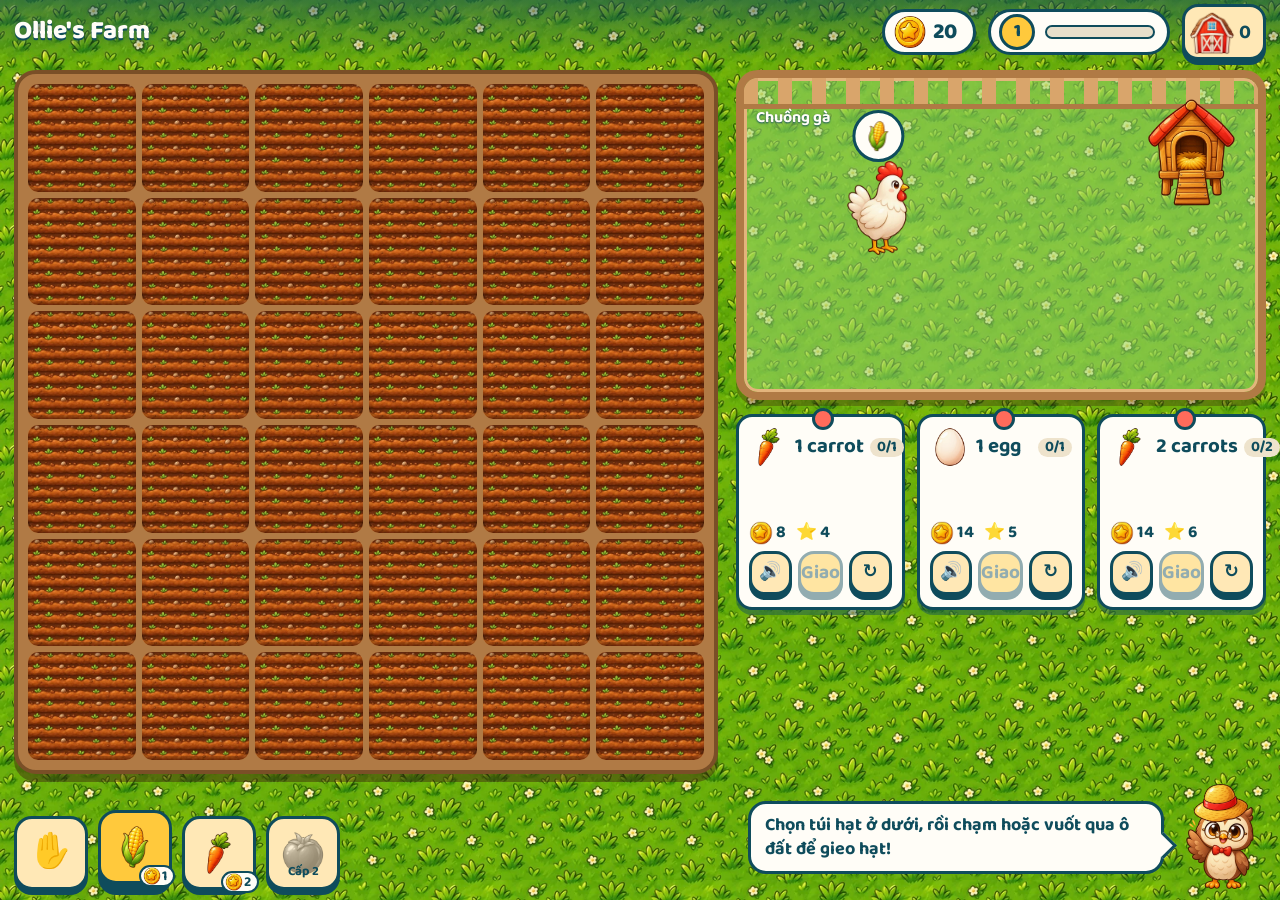
<file: game/index.html>
<!doctype html>
<html lang="vi">
<head>
<meta charset="utf-8">
<meta name="viewport" content="width=device-width, initial-scale=1, viewport-fit=cover">
<title>Ollie's Farm — Nông trại của Ollie</title>
<link rel="icon" href="assets/img/chicken.webp">
<link rel="stylesheet" href="assets/fonts/baloo2.css">
<link rel="stylesheet" href="style.css">
</head>
<body>
<div id="app" tabindex="-1"></div>
<noscript>Hãy bật JavaScript để chơi Ollie's Farm.</noscript>
<script src="data.js"></script>
<script src="farm.js"></script>
</body>
</html>
</file>
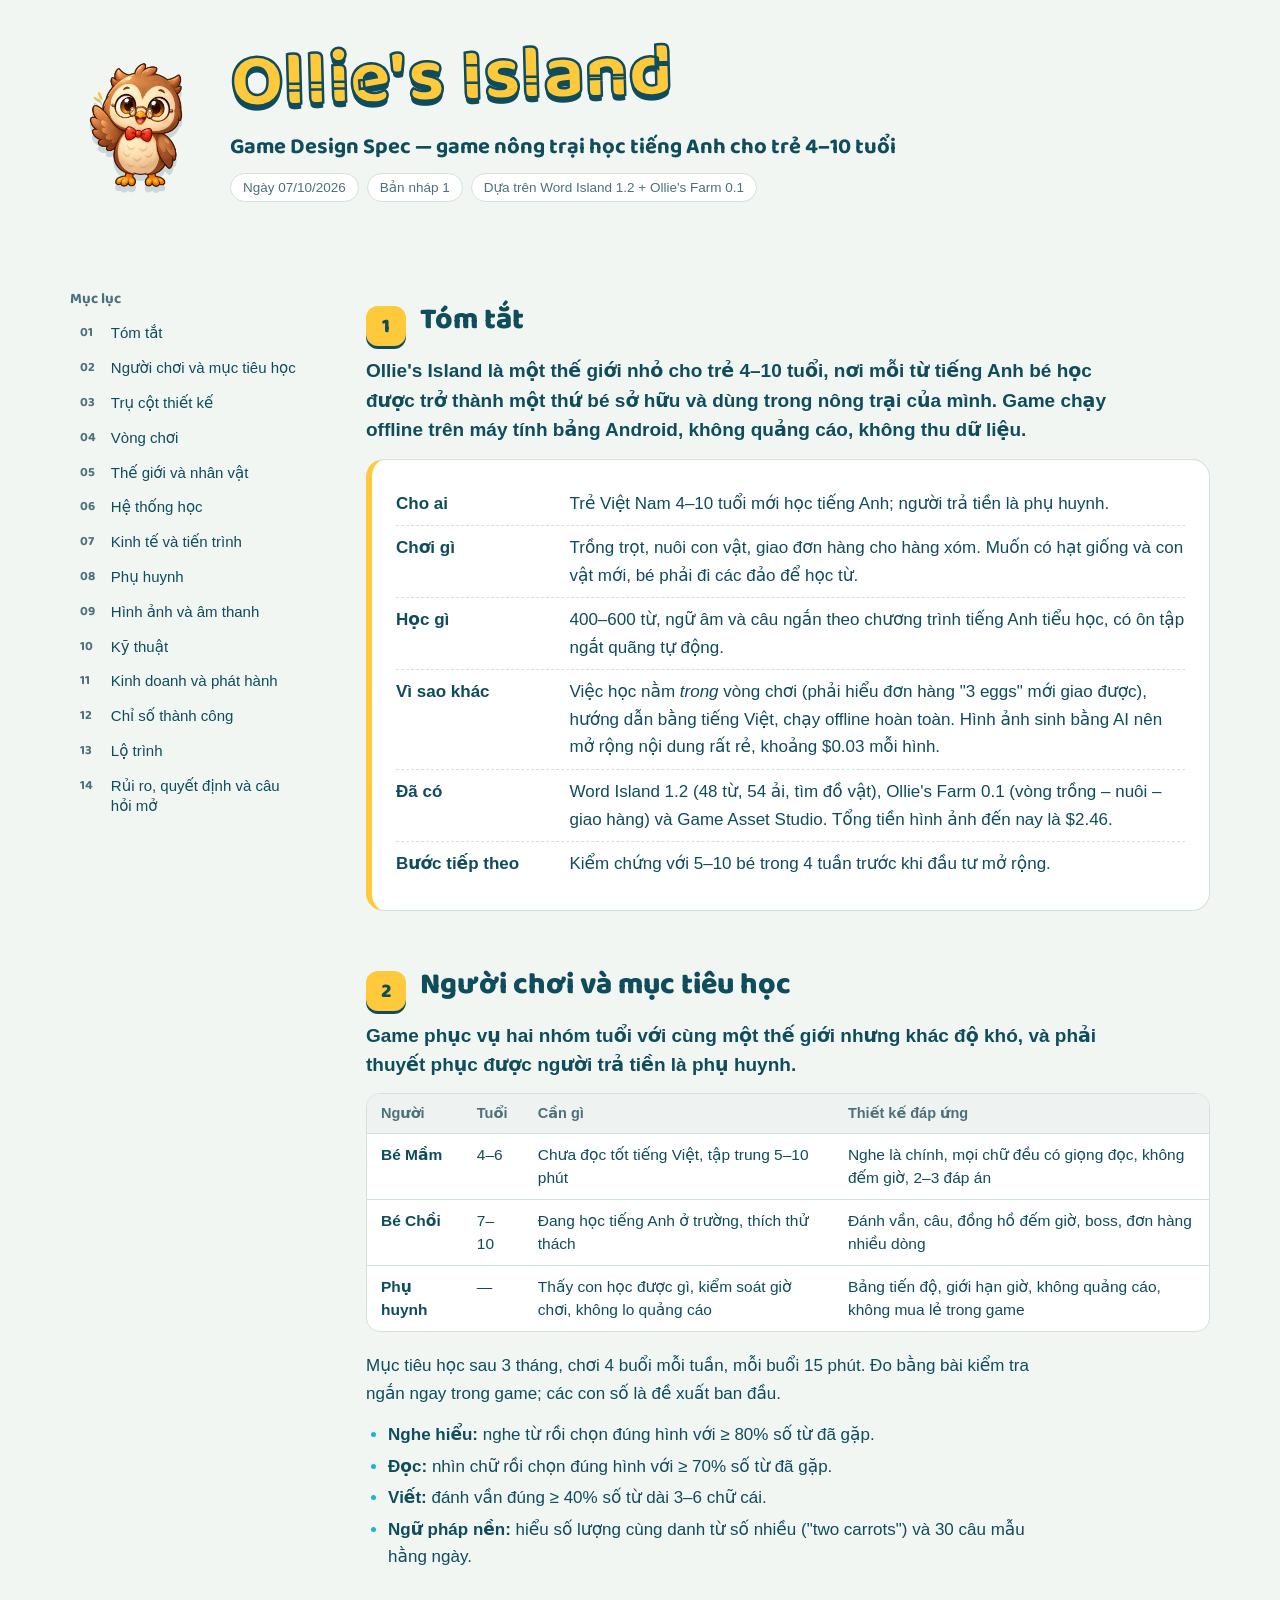
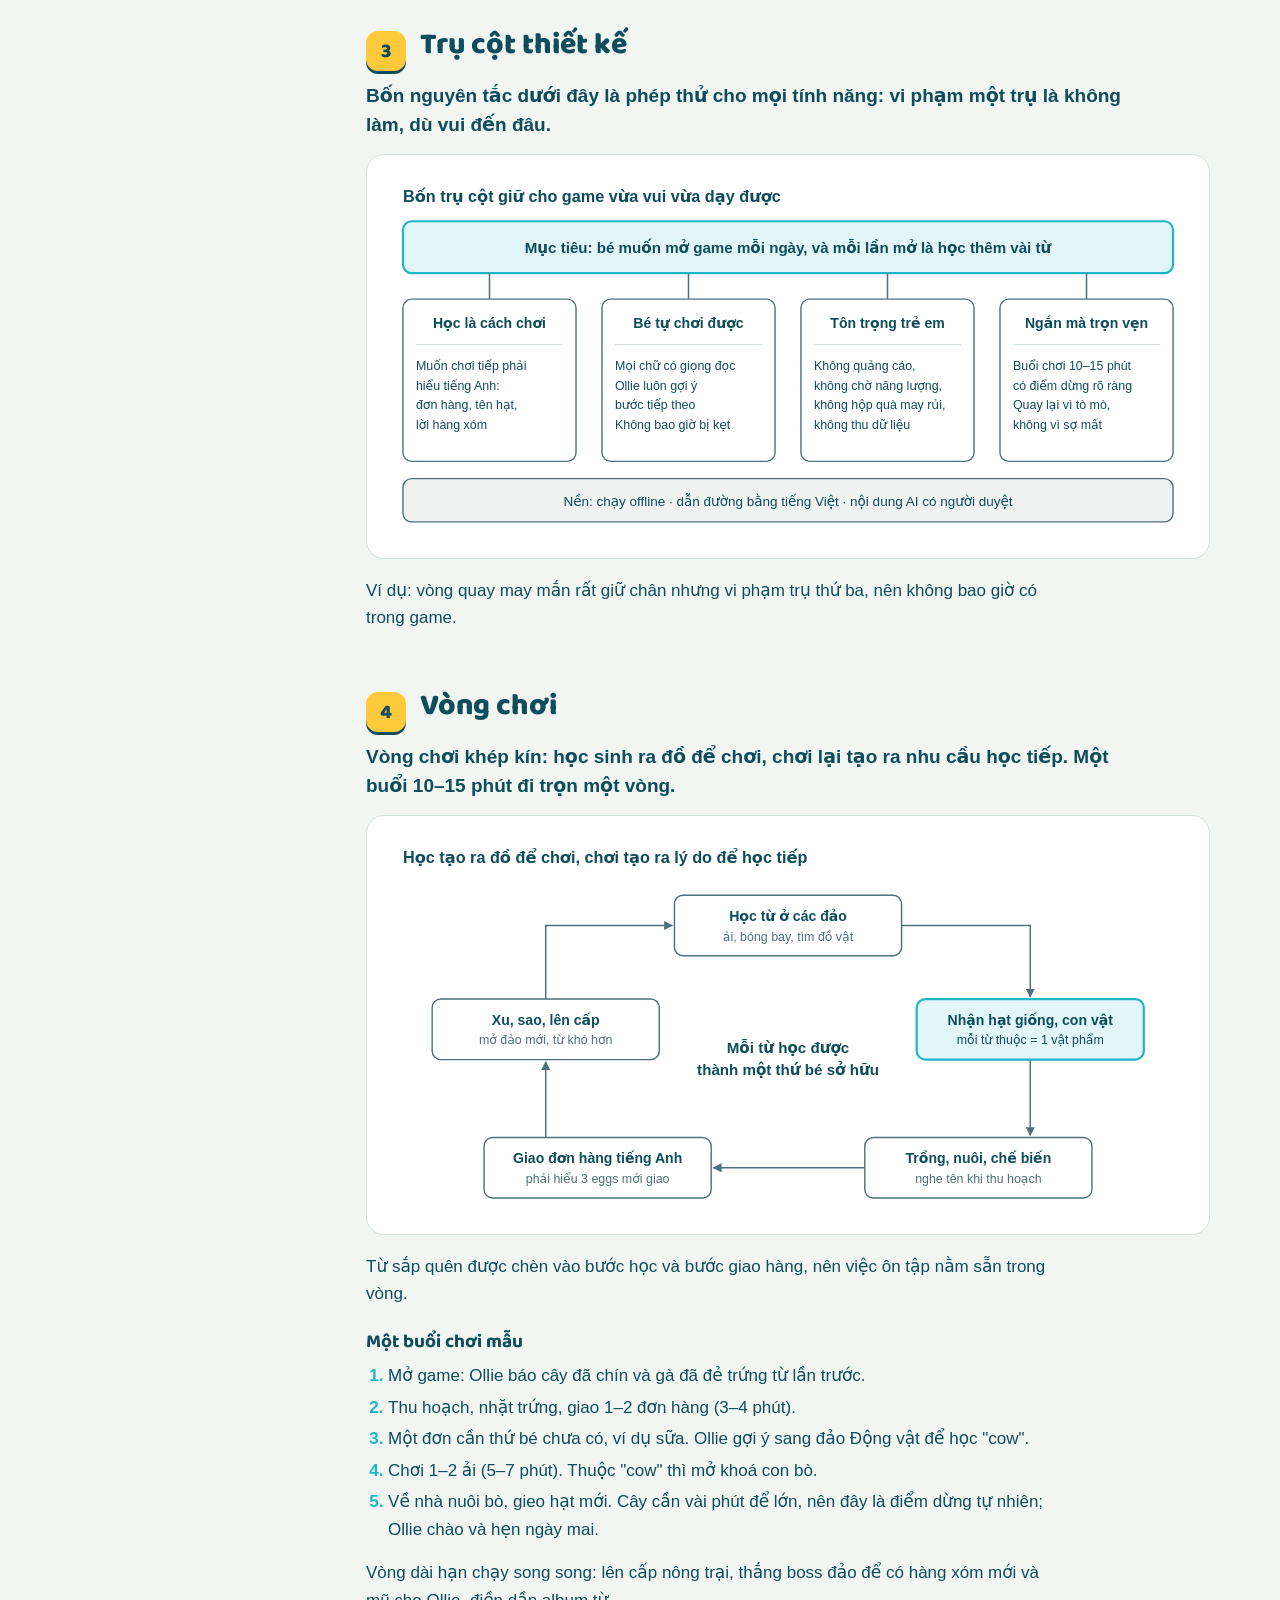
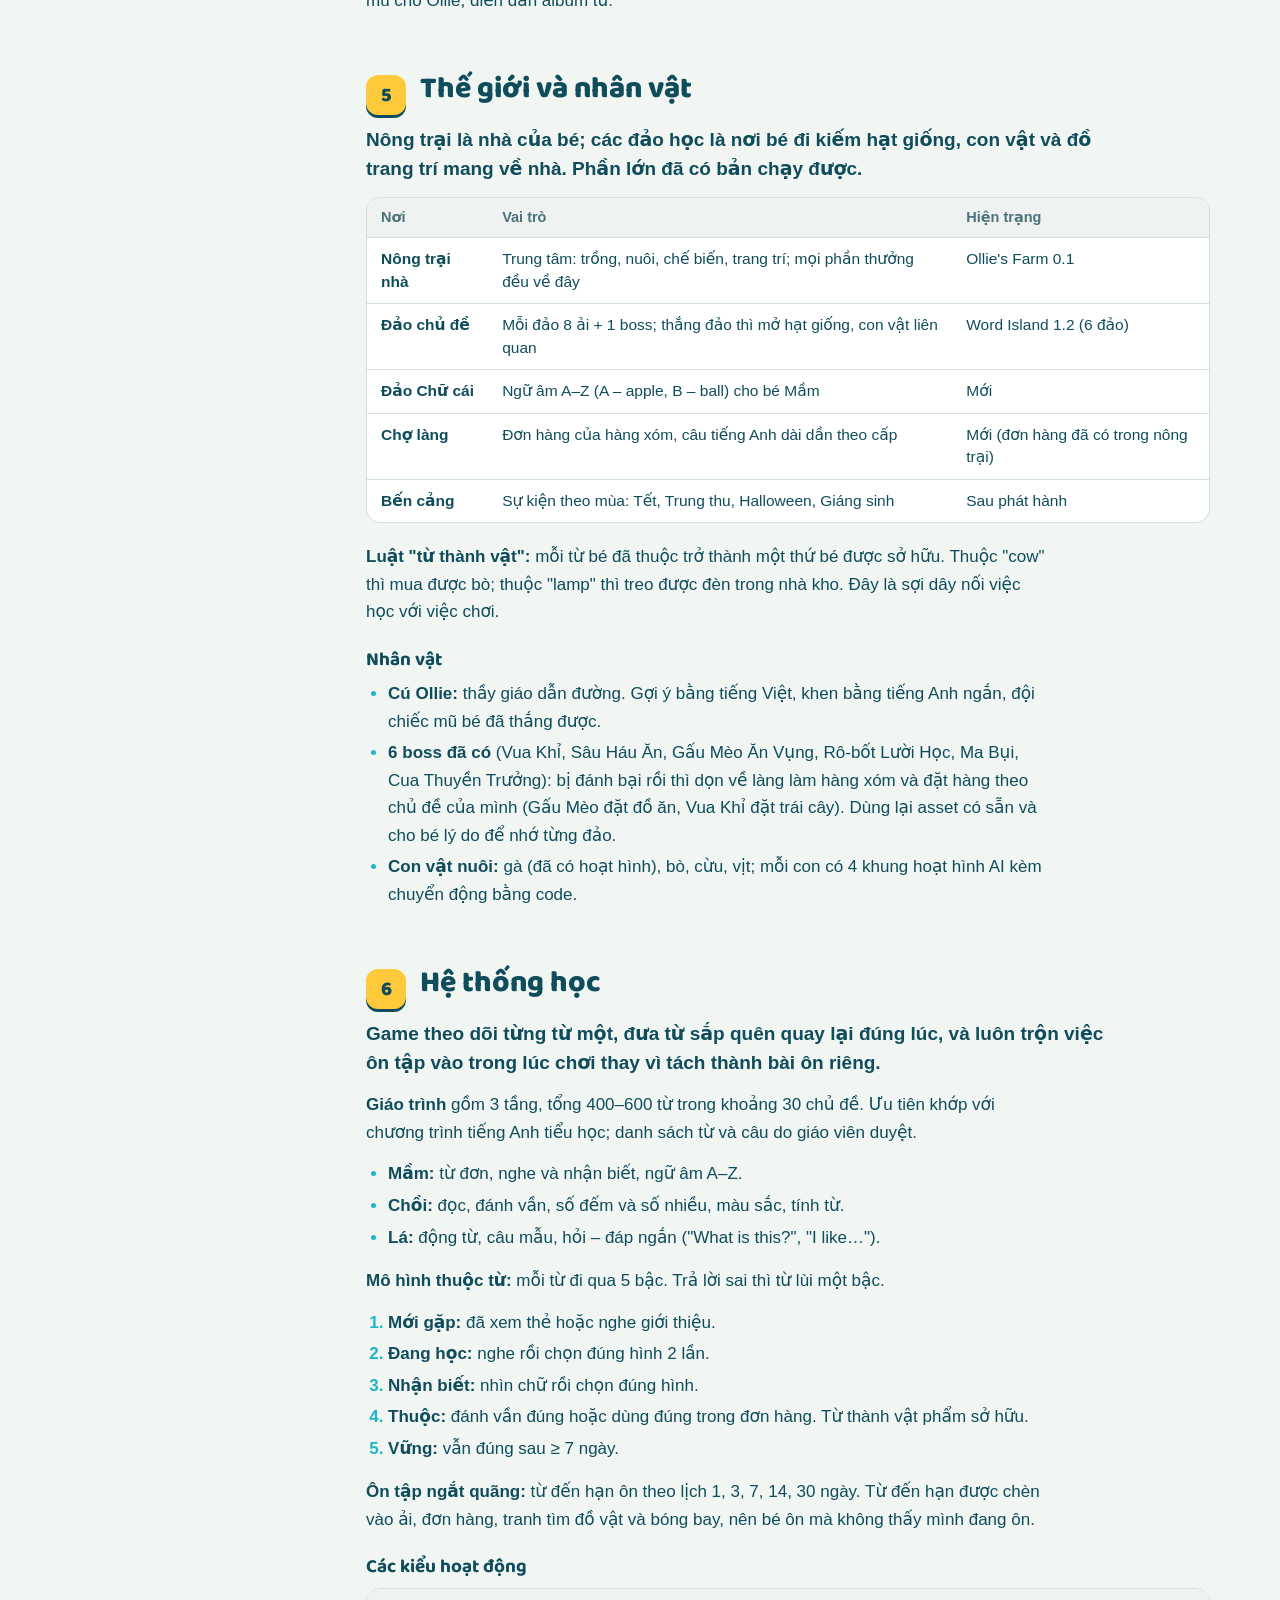
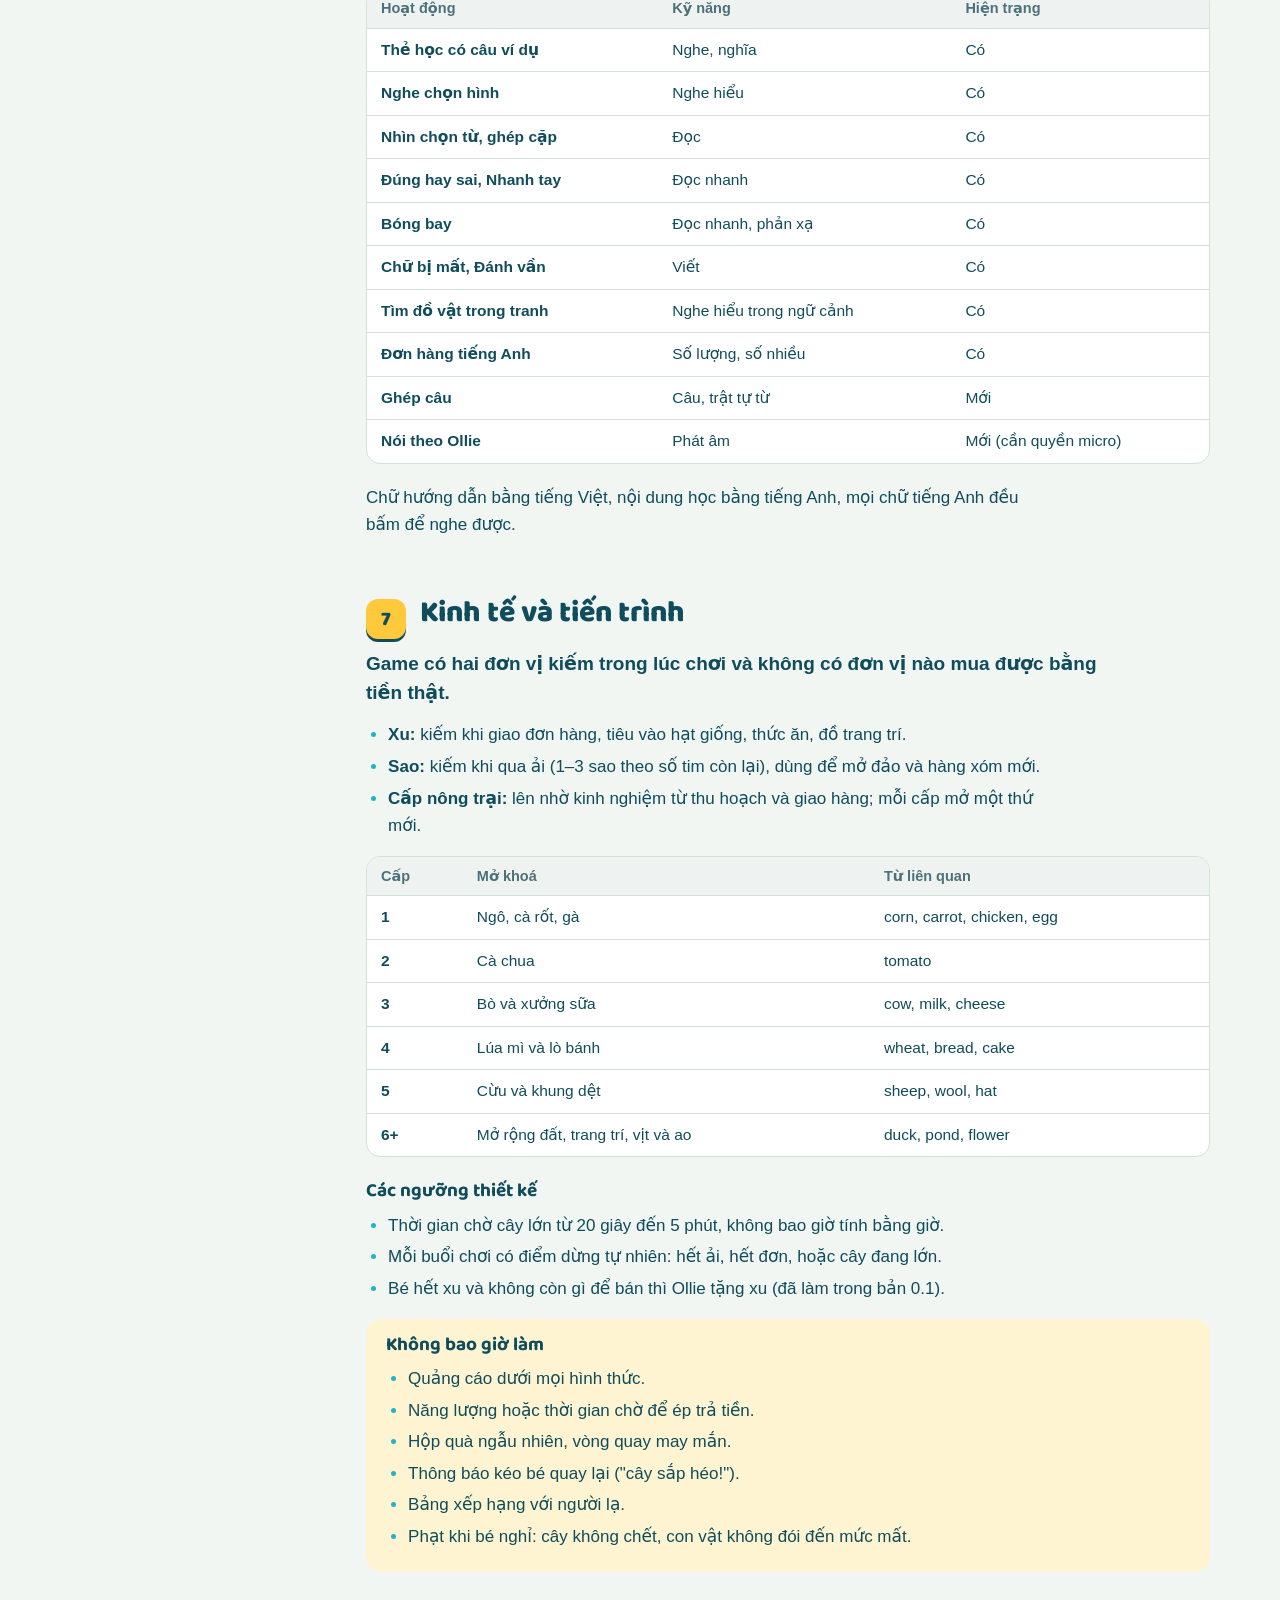
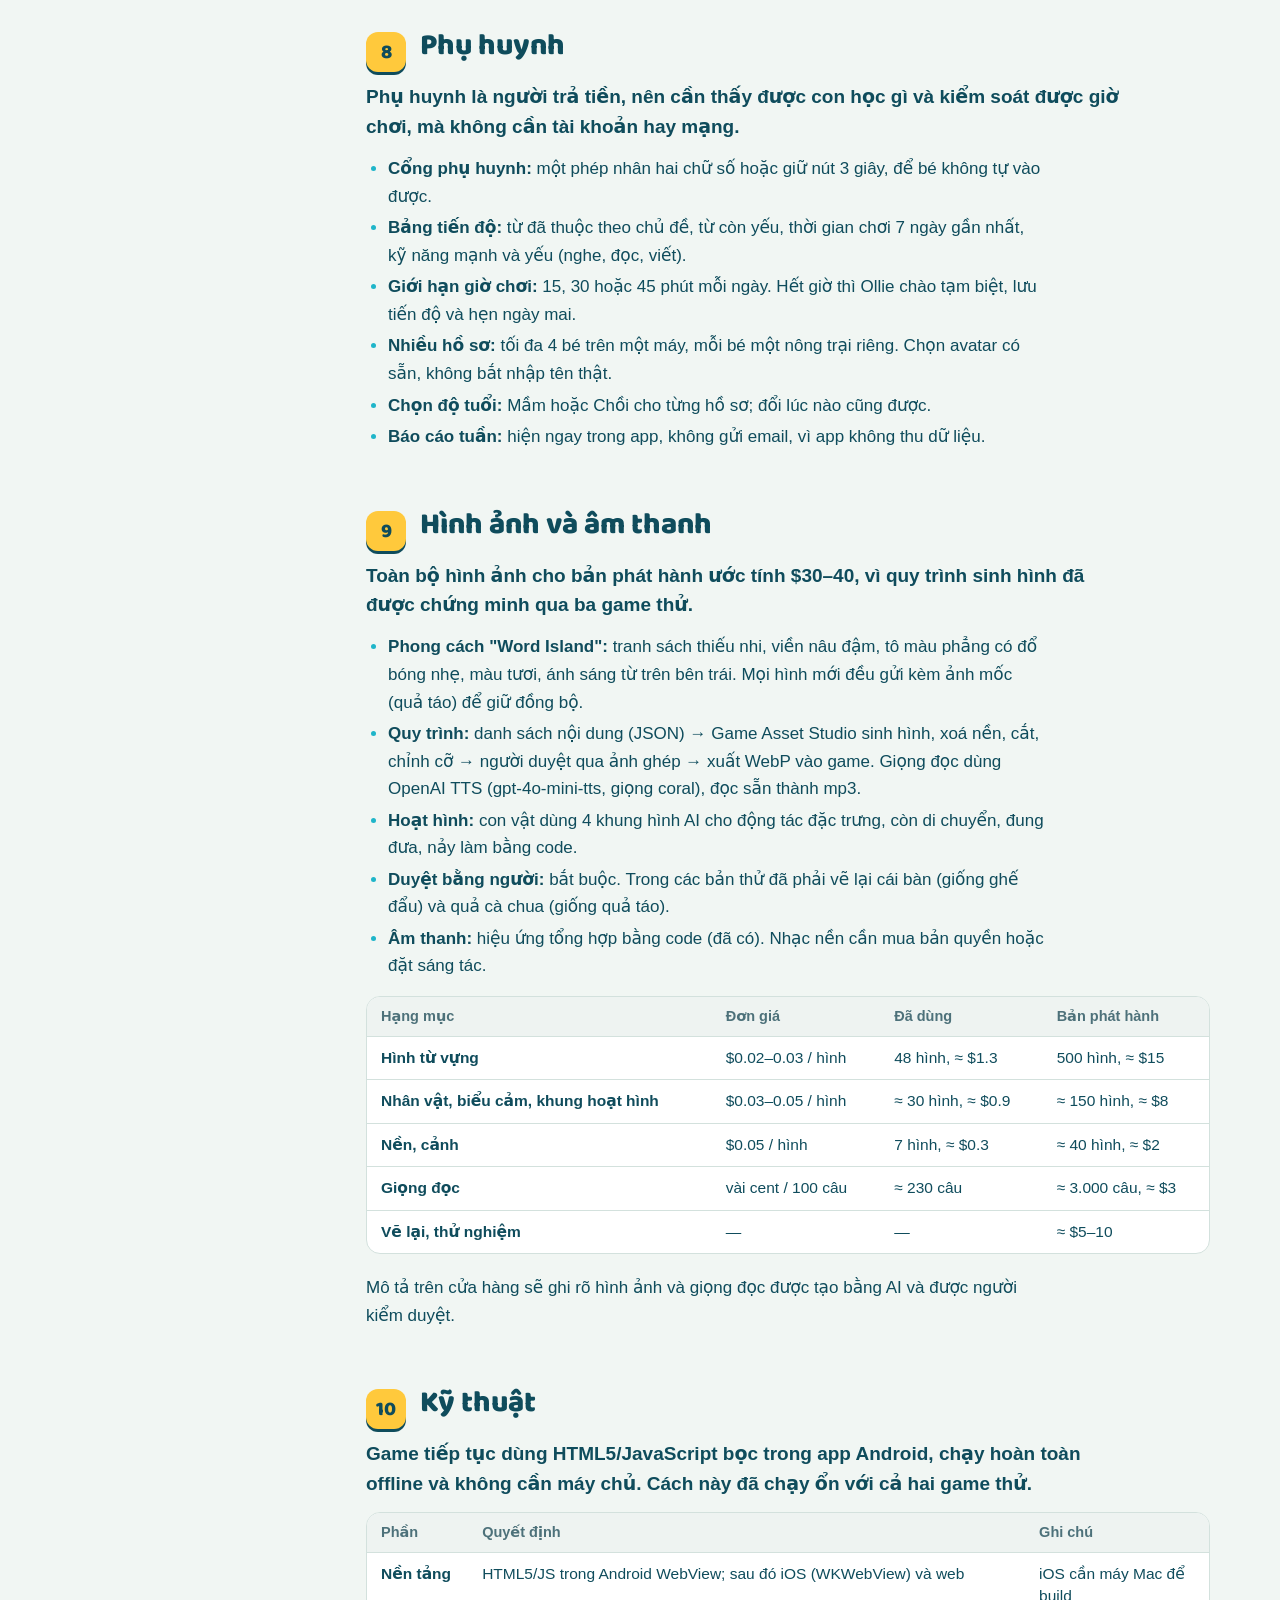
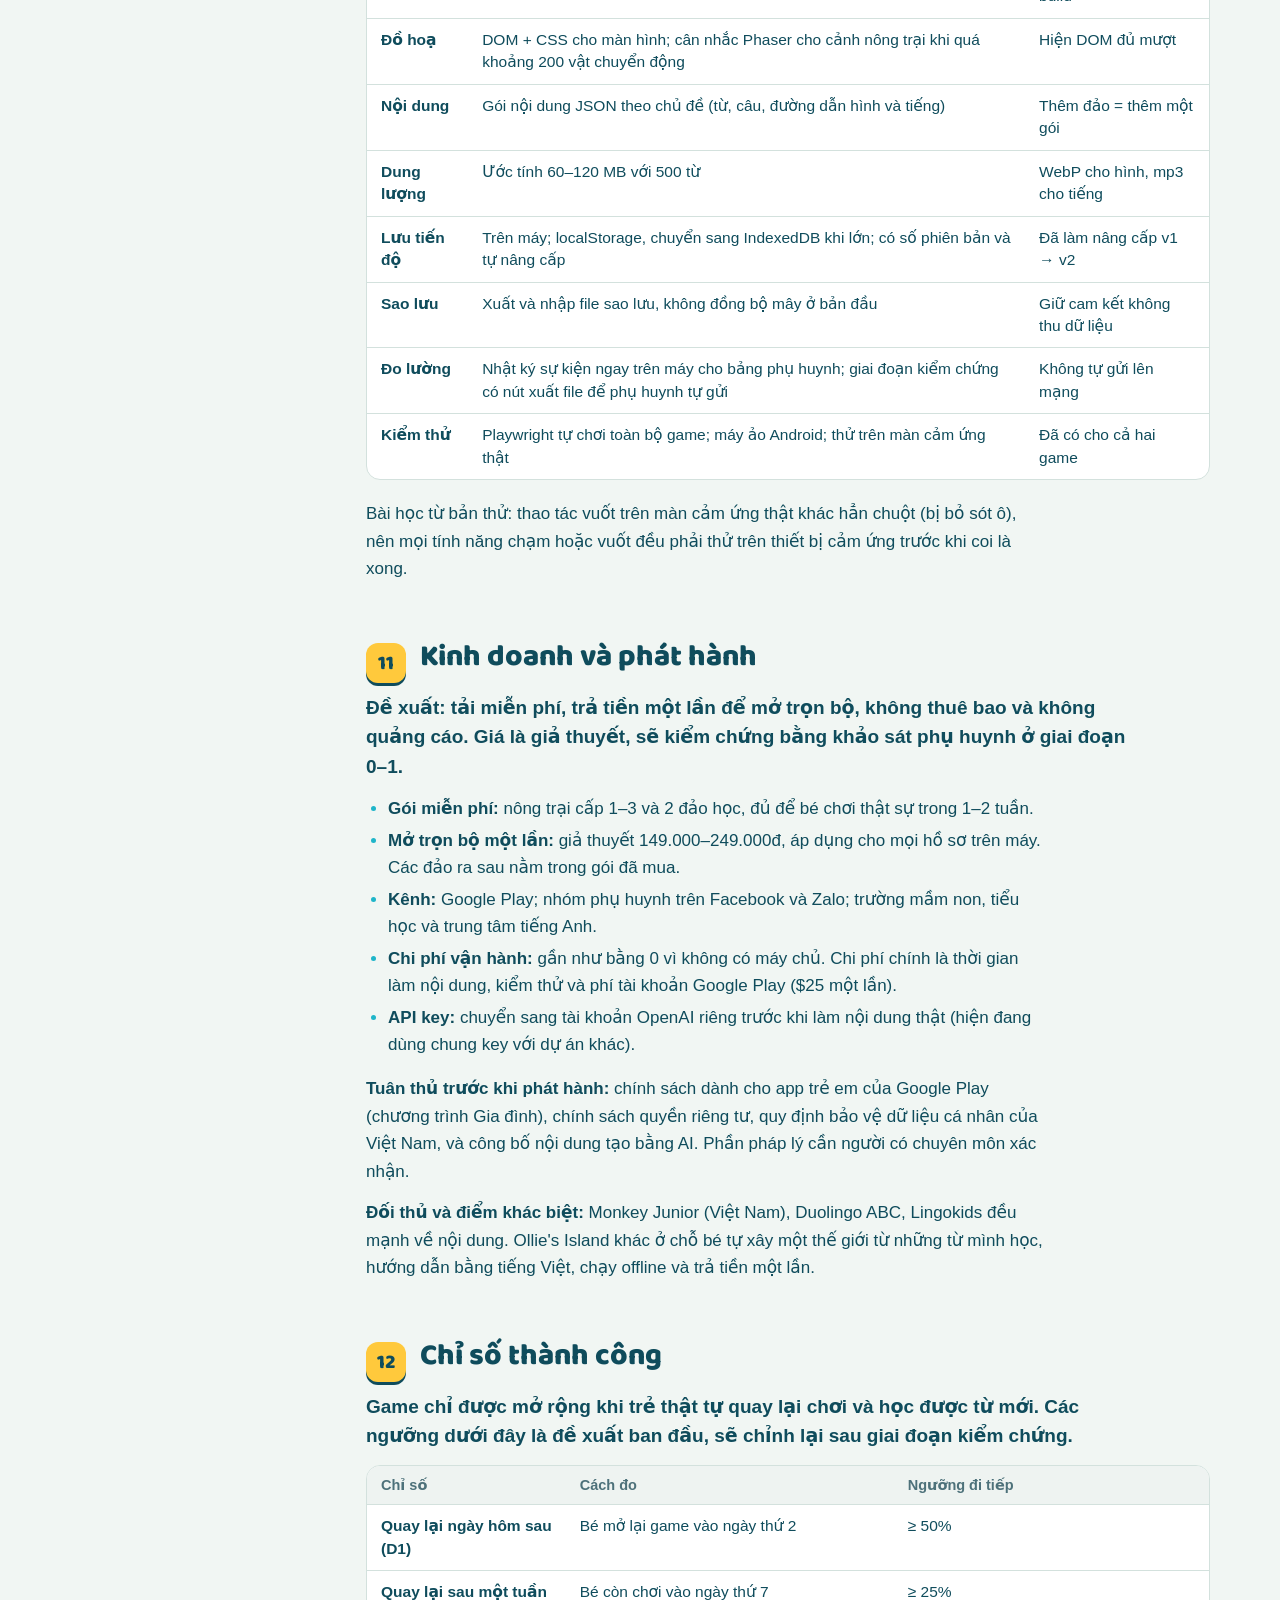
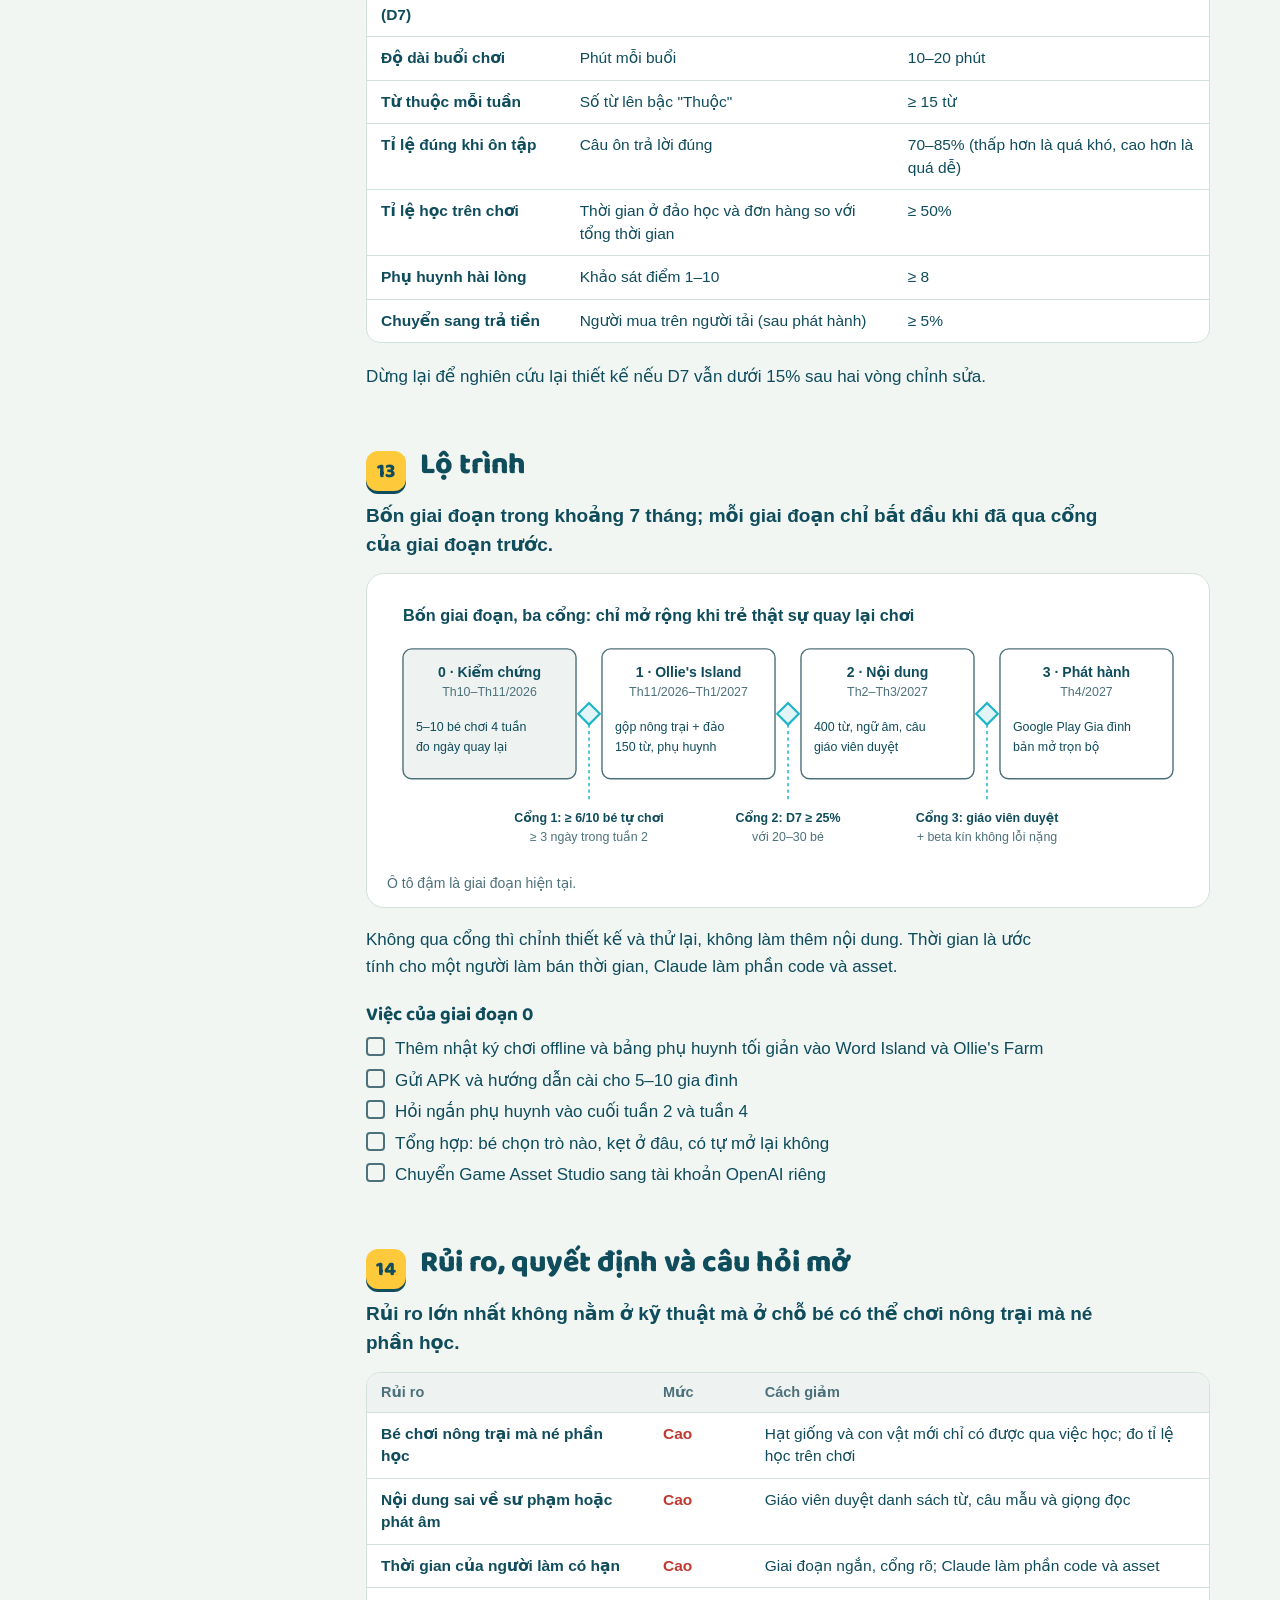
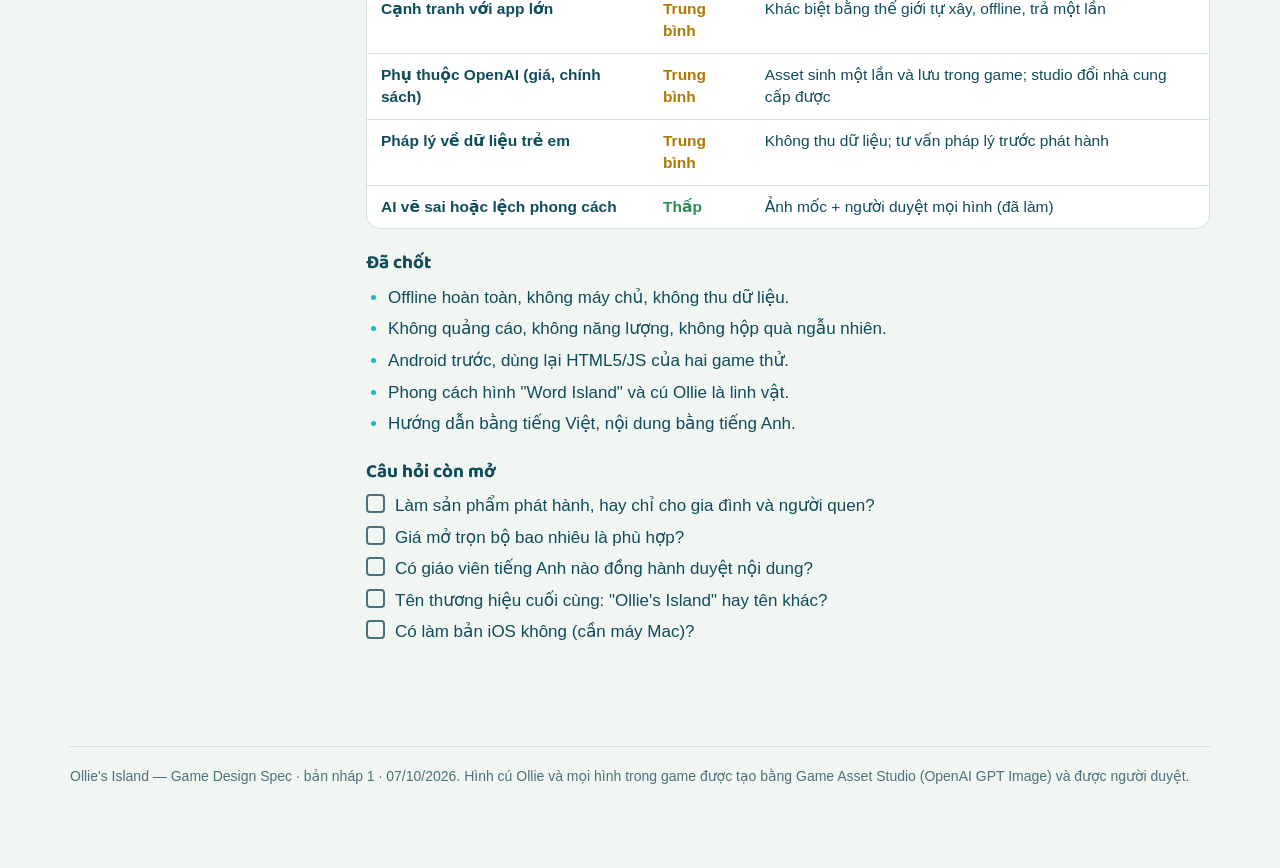
<file: docs/ollie-island-spec.html>
<!doctype html>
<html lang="vi">
<head>
<meta charset="utf-8">
<meta name="viewport" content="width=device-width, initial-scale=1">
<title>Ollie's Island — Game Design Spec</title>
<style>
/* Baloo 2 (SIL Open Font License), embedded so the file works offline */
/* vietnamese */
@font-face {
  font-family: 'Baloo 2';
  font-style: normal;
  font-weight: 500 800;
  font-display: swap;
  src: url([data-uri]) format('woff2');
  unicode-range: U+0102-0103, U+0110-0111, U+0128-0129, U+0168-0169, U+01A0-01A1, U+01AF-01B0, U+0300-0301, U+0303-0304, U+0308-0309, U+0323, U+0329, U+1EA0-1EF9, U+20AB;
}
/* latin-ext */
@font-face {
  font-family: 'Baloo 2';
  font-style: normal;
  font-weight: 500 800;
  font-display: swap;
  src: url([data-uri]) format('woff2');
  unicode-range: U+0100-02BA, U+02BD-02C5, U+02C7-02CC, U+02CE-02D7, U+02DD-02FF, U+0304, U+0308, U+0329, U+1D00-1DBF, U+1E00-1E9F, U+1EF2-1EFF, U+2020, U+20A0-20AB, U+20AD-20C4, U+2113, U+2C60-2C7F, U+A720-A7FF;
}
/* latin */
@font-face {
  font-family: 'Baloo 2';
  font-style: normal;
  font-weight: 500 800;
  font-display: swap;
  src: url([data-uri]) format('woff2');
  unicode-range: U+0000-00FF, U+0131, U+0152-0153, U+02BB-02BC, U+02C6, U+02DA, U+02DC, U+0304, U+0308, U+0329, U+2000-206F, U+20AC, U+2122, U+2191, U+2193, U+2212, U+2215, U+FEFF, U+FFFD;
}


:root {
  --bg: #f1f6f3;
  --card: #ffffff;
  --ink: #0f4c5c;
  --ink-2: #4d717a;
  --line: #d3e1dd;
  --lagoon: #1fb5c9;
  --lagoon-tint: #e2f5f8;
  --sun: #ffc93c;
  --sun-tint: #fff4d1;
  --coral: #ff6b5b;
  --tint: #eef3f1;
  --display: "Baloo 2", "Segoe UI", system-ui, sans-serif;
  --text: "Segoe UI", Roboto, "Helvetica Neue", Arial, system-ui, sans-serif;
  color-scheme: light;
}
@media (prefers-color-scheme: dark) {
  :root {
    --bg: #0b1d22; --card: #112a31; --ink: #e4f0f1; --ink-2: #9dbcc3; --line: #24464f;
    --lagoon-tint: #12404a; --sun-tint: #3b3315; --tint: #16343c;
    color-scheme: dark;
  }
}
* { box-sizing: border-box; }
html { scroll-behavior: smooth; }
body { margin: 0; background: var(--bg); color: var(--ink); font: 400 17px/1.62 var(--text); }
a { color: inherit; }

.page { display: grid; grid-template-columns: 1fr; max-width: 1180px; margin: 0 auto; padding: 0 20px 80px; }
@media (min-width: 1100px) { .page { grid-template-columns: 240px minmax(0, 1fr); gap: 56px; } }

/* ---------- hero ---------- */
.hero { grid-column: 1 / -1; display: flex; align-items: center; gap: 28px; padding: 48px 0 32px; flex-wrap: wrap; }
.hero img { width: 132px; height: auto; flex: none; filter: drop-shadow(0 6px 0 rgba(15, 76, 92, .18)); }
.hero h1 {
  margin: 0; font: 800 clamp(44px, 7vw, 76px)/.95 var(--display); letter-spacing: .005em;
  color: var(--sun); -webkit-text-stroke: 2.5px #0f4c5c; text-shadow: 0 5px 0 #0f4c5c;
  transform: rotate(-1.5deg); transform-origin: left;
}
.hero .kind { display: block; margin-top: 14px; font: 700 22px/1.2 var(--display); color: var(--ink); }
.hero .meta { display: flex; flex-wrap: wrap; gap: 8px; margin-top: 12px; }
.chip { font-size: 13.5px; padding: 3px 12px; border-radius: 999px; background: var(--card); border: 1.5px solid var(--line); color: var(--ink-2); }

/* ---------- table of contents ---------- */
nav.toc { align-self: start; }
nav.toc h2 { font: 700 15px/1.2 var(--display); margin: 0 0 10px; color: var(--ink-2); }
nav.toc ol { margin: 0; padding: 0; list-style: none; counter-reset: s; }
nav.toc li { counter-increment: s; }
nav.toc a {
  display: flex; gap: 10px; padding: 5px 10px; border-radius: 10px; text-decoration: none; font-size: 15px; line-height: 1.35;
}
nav.toc a::before { content: counter(s, decimal-leading-zero); font: 700 13px/1.6 var(--display); color: var(--ink-2); min-width: 1.6em; }
nav.toc a:hover { background: var(--card); }
@media (min-width: 1100px) { nav.toc { position: sticky; top: 24px; max-height: calc(100vh - 48px); overflow: auto; } }
@media (max-width: 1099px) {
  nav.toc { background: var(--card); border: 1.5px solid var(--line); border-radius: 18px; padding: 18px 16px; margin-bottom: 28px; }
  nav.toc ol { columns: 2 220px; }
}

/* ---------- sections ---------- */
main { min-width: 0; counter-reset: sec; }
section { counter-increment: sec; padding-top: 12px; margin-bottom: 44px; }
section > h2 {
  display: flex; align-items: baseline; gap: 14px; margin: 0 0 14px;
  font: 800 30px/1.15 var(--display);
}
section > h2::before {
  content: counter(sec); flex: none; display: inline-grid; place-items: center;
  width: 40px; height: 40px; border-radius: 12px; transform: translateY(4px);
  font: 800 20px/1 var(--display); color: #0f4c5c; background: var(--sun);
  box-shadow: 0 3px 0 #0f4c5c;
}
p { margin: 0 0 14px; max-width: 72ch; }
.lead { font-size: 19px; line-height: 1.55; font-weight: 600; }
ul, ol { margin: 0 0 16px; padding-left: 1.3em; max-width: 72ch; }
li { margin: 4px 0; }
li::marker { color: var(--lagoon); font-weight: 700; }
strong { font-weight: 700; }
h3 { font: 700 19px/1.3 var(--display); margin: 22px 0 8px; }

.summary {
  background: var(--card); border: 1.5px solid var(--line); border-left: 6px solid var(--sun);
  border-radius: 18px; padding: 22px 24px 8px;
}
.summary ul { list-style: none; padding: 0; max-width: none; }
.summary li { display: grid; grid-template-columns: 9.5em 1fr; gap: 12px; padding: 8px 0; border-top: 1px dashed var(--line); margin: 0; }
.summary li:first-child { border-top: 0; }
@media (max-width: 560px) { .summary li { grid-template-columns: 1fr; gap: 2px; } }

.table-wrap { overflow-x: auto; margin: 6px 0 20px; border: 1.5px solid var(--line); border-radius: 14px; background: var(--card); }
table { border-collapse: collapse; width: 100%; font-size: 15.5px; line-height: 1.45; }
th, td { text-align: left; vertical-align: top; padding: 10px 14px; border-top: 1px solid var(--line); }
thead th { border-top: 0; background: var(--tint); font: 700 14.5px/1.3 var(--text); color: var(--ink-2); white-space: nowrap; }
td:first-child { font-weight: 600; }
.lvl-high { color: #c4392f; font-weight: 700; }
.lvl-mid { color: #b07800; font-weight: 700; }
.lvl-low { color: #2e8b57; font-weight: 700; }
@media (prefers-color-scheme: dark) { .lvl-high { color: #ff8a7d; } .lvl-mid { color: #f2c14e; } .lvl-low { color: #6fd39a; } }

.tasks { list-style: none; padding: 0; }
.tasks li { display: flex; gap: 10px; align-items: baseline; }
.tasks li::before { content: ""; flex: none; width: 15px; height: 15px; border: 2px solid var(--ink-2); border-radius: 4px; transform: translateY(2px); }

.never { background: var(--sun-tint); border-radius: 16px; padding: 14px 20px 6px; margin-bottom: 18px; }
.never h3 { margin-top: 0; }

/* ---------- diagrams ---------- */
figure { margin: 8px 0 18px; background: var(--card); border: 1.5px solid var(--line); border-radius: 18px; padding: 10px; }
figure svg { display: block; width: 100%; height: auto; }
figcaption { font-size: 14px; color: var(--ink-2); padding: 4px 10px 2px; }
.scroll-x { overflow-x: auto; }
@media (max-width: 560px) { .scroll-x svg { min-width: 640px; } }
svg .t { fill: var(--ink); font-family: var(--text); }
svg .q { fill: var(--ink-2); font-family: var(--text); }
svg .edge { stroke: var(--ink-2); fill: none; stroke-width: 1.4; }
svg .rule { stroke: var(--line); }
svg .accent { stroke: var(--lagoon); fill: var(--lagoon-tint); stroke-width: 2; }
svg .box { stroke: var(--ink-2); fill: var(--card); stroke-width: 1.3; }
svg .tinted { stroke: var(--ink-2); fill: var(--tint); stroke-width: 1.3; }
svg .arrow { fill: var(--ink-2); }
svg .gate-line { stroke: var(--lagoon); stroke-width: 1.4; stroke-dasharray: 3 3; }

footer { grid-column: 1 / -1; border-top: 1.5px solid var(--line); padding-top: 18px; font-size: 14px; color: var(--ink-2); }

@media print {
  :root { --bg: #fff; }
  nav.toc { display: none; }
  .page { display: block; max-width: none; }
  section { break-inside: auto; }
  figure, .table-wrap, .summary { break-inside: avoid; }
  .hero { padding-top: 0; }
}
@media (prefers-reduced-motion: reduce) { html { scroll-behavior: auto; } }
</style>
</head>
<body>
<div class="page">

<header class="hero">
  <img src="[data-uri]" alt="Cú Ollie" width="132">
  <div>
    <h1>Ollie's Island</h1>
    <span class="kind">Game Design Spec — game nông trại học tiếng Anh cho trẻ 4–10 tuổi</span>
    <div class="meta">
      <span class="chip">Ngày 07/10/2026</span>
      <span class="chip">Bản nháp 1</span>
      <span class="chip">Dựa trên Word Island 1.2 + Ollie's Farm 0.1</span>
    </div>
  </div>
</header>

<nav class="toc" aria-label="Mục lục">
  <h2>Mục lục</h2>
  <ol>
    <li><a href="#tom-tat">Tóm tắt</a></li>
    <li><a href="#nguoi-choi">Người chơi và mục tiêu học</a></li>
    <li><a href="#tru-cot">Trụ cột thiết kế</a></li>
    <li><a href="#vong-choi">Vòng chơi</a></li>
    <li><a href="#the-gioi">Thế giới và nhân vật</a></li>
    <li><a href="#he-thong-hoc">Hệ thống học</a></li>
    <li><a href="#kinh-te">Kinh tế và tiến trình</a></li>
    <li><a href="#phu-huynh">Phụ huynh</a></li>
    <li><a href="#hinh-anh">Hình ảnh và âm thanh</a></li>
    <li><a href="#ky-thuat">Kỹ thuật</a></li>
    <li><a href="#kinh-doanh">Kinh doanh và phát hành</a></li>
    <li><a href="#chi-so">Chỉ số thành công</a></li>
    <li><a href="#lo-trinh">Lộ trình</a></li>
    <li><a href="#rui-ro">Rủi ro, quyết định và câu hỏi mở</a></li>
  </ol>
</nav>

<main>

<section id="tom-tat">
  <h2>Tóm tắt</h2>
  <p class="lead">Ollie's Island là một thế giới nhỏ cho trẻ 4–10 tuổi, nơi mỗi từ tiếng Anh bé học được trở thành một thứ bé sở hữu và dùng trong nông trại của mình. Game chạy offline trên máy tính bảng Android, không quảng cáo, không thu dữ liệu.</p>
  <div class="summary">
    <ul>
      <li><strong>Cho ai</strong><span>Trẻ Việt Nam 4–10 tuổi mới học tiếng Anh; người trả tiền là phụ huynh.</span></li>
      <li><strong>Chơi gì</strong><span>Trồng trọt, nuôi con vật, giao đơn hàng cho hàng xóm. Muốn có hạt giống và con vật mới, bé phải đi các đảo để học từ.</span></li>
      <li><strong>Học gì</strong><span>400–600 từ, ngữ âm và câu ngắn theo chương trình tiếng Anh tiểu học, có ôn tập ngắt quãng tự động.</span></li>
      <li><strong>Vì sao khác</strong><span>Việc học nằm <em>trong</em> vòng chơi (phải hiểu đơn hàng "3 eggs" mới giao được), hướng dẫn bằng tiếng Việt, chạy offline hoàn toàn. Hình ảnh sinh bằng AI nên mở rộng nội dung rất rẻ, khoảng $0.03 mỗi hình.</span></li>
      <li><strong>Đã có</strong><span>Word Island 1.2 (48 từ, 54 ải, tìm đồ vật), Ollie's Farm 0.1 (vòng trồng – nuôi – giao hàng) và Game Asset Studio. Tổng tiền hình ảnh đến nay là $2.46.</span></li>
      <li><strong>Bước tiếp theo</strong><span>Kiểm chứng với 5–10 bé trong 4 tuần trước khi đầu tư mở rộng.</span></li>
    </ul>
  </div>
</section>

<section id="nguoi-choi">
  <h2>Người chơi và mục tiêu học</h2>
  <p class="lead">Game phục vụ hai nhóm tuổi với cùng một thế giới nhưng khác độ khó, và phải thuyết phục được người trả tiền là phụ huynh.</p>
  <div class="table-wrap"><table>
    <thead><tr><th>Người</th><th>Tuổi</th><th>Cần gì</th><th>Thiết kế đáp ứng</th></tr></thead>
    <tbody>
      <tr><td>Bé Mầm</td><td>4–6</td><td>Chưa đọc tốt tiếng Việt, tập trung 5–10 phút</td><td>Nghe là chính, mọi chữ đều có giọng đọc, không đếm giờ, 2–3 đáp án</td></tr>
      <tr><td>Bé Chồi</td><td>7–10</td><td>Đang học tiếng Anh ở trường, thích thử thách</td><td>Đánh vần, câu, đồng hồ đếm giờ, boss, đơn hàng nhiều dòng</td></tr>
      <tr><td>Phụ huynh</td><td>—</td><td>Thấy con học được gì, kiểm soát giờ chơi, không lo quảng cáo</td><td>Bảng tiến độ, giới hạn giờ, không quảng cáo, không mua lẻ trong game</td></tr>
    </tbody>
  </table></div>
  <p>Mục tiêu học sau 3 tháng, chơi 4 buổi mỗi tuần, mỗi buổi 15 phút. Đo bằng bài kiểm tra ngắn ngay trong game; các con số là đề xuất ban đầu.</p>
  <ul>
    <li><strong>Nghe hiểu:</strong> nghe từ rồi chọn đúng hình với ≥ 80% số từ đã gặp.</li>
    <li><strong>Đọc:</strong> nhìn chữ rồi chọn đúng hình với ≥ 70% số từ đã gặp.</li>
    <li><strong>Viết:</strong> đánh vần đúng ≥ 40% số từ dài 3–6 chữ cái.</li>
    <li><strong>Ngữ pháp nền:</strong> hiểu số lượng cùng danh từ số nhiều ("two carrots") và 30 câu mẫu hằng ngày.</li>
  </ul>
</section>

<section id="tru-cot">
  <h2>Trụ cột thiết kế</h2>
  <p class="lead">Bốn nguyên tắc dưới đây là phép thử cho mọi tính năng: vi phạm một trụ là không làm, dù vui đến đâu.</p>
  <figure>
    <div class="scroll-x">
    <svg viewBox="0 0 760 354" role="img" aria-label="Bốn trụ cột giữ cho game vừa vui vừa dạy được" font-size="11.5">
      <text class="t" x="24" y="34" font-size="15" font-weight="600">Bốn trụ cột giữ cho game vừa vui vừa dạy được</text>
      <rect class="accent" x="24" y="52" width="712" height="48" rx="8"/>
      <text class="t" x="380" y="81" text-anchor="middle" font-size="14" font-weight="600">Mục tiêu: bé muốn mở game mỗi ngày, và mỗi lần mở là học thêm vài từ</text>
      <g class="edge"><path d="M104 100V124M288 100V124M472 100V124M656 100V124"/></g>
      <rect class="box" x="24" y="124" width="160" height="150" rx="8"/>
      <rect class="box" x="208" y="124" width="160" height="150" rx="8"/>
      <rect class="box" x="392" y="124" width="160" height="150" rx="8"/>
      <rect class="box" x="576" y="124" width="160" height="150" rx="8"/>
      <g class="rule"><path d="M36 166H172M220 166H356M404 166H540M588 166H724"/></g>
      <text class="t" x="104" y="151" text-anchor="middle" font-size="13" font-weight="600">Học là cách chơi</text>
      <text class="t" x="36" y="190">Muốn chơi tiếp phải</text><text class="t" x="36" y="208">hiểu tiếng Anh:</text><text class="t" x="36" y="226">đơn hàng, tên hạt,</text><text class="t" x="36" y="244">lời hàng xóm</text>
      <text class="t" x="288" y="151" text-anchor="middle" font-size="13" font-weight="600">Bé tự chơi được</text>
      <text class="t" x="220" y="190">Mọi chữ có giọng đọc</text><text class="t" x="220" y="208">Ollie luôn gợi ý</text><text class="t" x="220" y="226">bước tiếp theo</text><text class="t" x="220" y="244">Không bao giờ bị kẹt</text>
      <text class="t" x="472" y="151" text-anchor="middle" font-size="13" font-weight="600">Tôn trọng trẻ em</text>
      <text class="t" x="404" y="190">Không quảng cáo,</text><text class="t" x="404" y="208">không chờ năng lượng,</text><text class="t" x="404" y="226">không hộp quà may rủi,</text><text class="t" x="404" y="244">không thu dữ liệu</text>
      <text class="t" x="656" y="151" text-anchor="middle" font-size="13" font-weight="600">Ngắn mà trọn vẹn</text>
      <text class="t" x="588" y="190">Buổi chơi 10–15 phút</text><text class="t" x="588" y="208">có điểm dừng rõ ràng</text><text class="t" x="588" y="226">Quay lại vì tò mò,</text><text class="t" x="588" y="244">không vì sợ mất</text>
      <rect class="tinted" x="24" y="290" width="712" height="40" rx="8"/>
      <text class="t" x="380" y="315" text-anchor="middle" font-size="12.5">Nền: chạy offline · dẫn đường bằng tiếng Việt · nội dung AI có người duyệt</text>
    </svg>
    </div>
  </figure>
  <p>Ví dụ: vòng quay may mắn rất giữ chân nhưng vi phạm trụ thứ ba, nên không bao giờ có trong game.</p>
</section>

<section id="vong-choi">
  <h2>Vòng chơi</h2>
  <p class="lead">Vòng chơi khép kín: học sinh ra đồ để chơi, chơi lại tạo ra nhu cầu học tiếp. Một buổi 10–15 phút đi trọn một vòng.</p>
  <figure>
    <div class="scroll-x">
    <svg viewBox="0 0 760 368" role="img" aria-label="Học tạo ra đồ để chơi, chơi tạo ra lý do để học tiếp" font-size="13">
      <defs><marker id="loop-arrow" viewBox="0 0 10 10" refX="9" refY="5" markerWidth="6" markerHeight="6" orient="auto-start-reverse"><path class="arrow" d="M0 0L10 5L0 10z"/></marker></defs>
      <text class="t" x="24" y="34" font-size="15" font-weight="600">Học tạo ra đồ để chơi, chơi tạo ra lý do để học tiếp</text>
      <g class="edge">
        <path d="M485 92H604V158" marker-end="url(#loop-arrow)"/>
        <path d="M604 216V286" marker-end="url(#loop-arrow)"/>
        <path d="M451 316H311" marker-end="url(#loop-arrow)"/>
        <path d="M156 288V218" marker-end="url(#loop-arrow)"/>
        <path d="M156 160V92H273" marker-end="url(#loop-arrow)"/>
      </g>
      <rect class="box" x="275" y="64" width="210" height="56" rx="8"/>
      <text class="t" x="380" y="88" text-anchor="middle" font-weight="600">Học từ ở các đảo</text>
      <text class="q" x="380" y="106" text-anchor="middle" font-size="11.5">ải, bóng bay, tìm đồ vật</text>
      <rect class="accent" x="499" y="160" width="210" height="56" rx="8"/>
      <text class="t" x="604" y="184" text-anchor="middle" font-weight="600">Nhận hạt giống, con vật</text>
      <text class="t" x="604" y="202" text-anchor="middle" font-size="11.5">mỗi từ thuộc = 1 vật phẩm</text>
      <rect class="box" x="451" y="288" width="210" height="56" rx="8"/>
      <text class="t" x="556" y="312" text-anchor="middle" font-weight="600">Trồng, nuôi, chế biến</text>
      <text class="q" x="556" y="330" text-anchor="middle" font-size="11.5">nghe tên khi thu hoạch</text>
      <rect class="box" x="99" y="288" width="210" height="56" rx="8"/>
      <text class="t" x="204" y="312" text-anchor="middle" font-weight="600">Giao đơn hàng tiếng Anh</text>
      <text class="q" x="204" y="330" text-anchor="middle" font-size="11.5">phải hiểu 3 eggs mới giao</text>
      <rect class="box" x="51" y="160" width="210" height="56" rx="8"/>
      <text class="t" x="156" y="184" text-anchor="middle" font-weight="600">Xu, sao, lên cấp</text>
      <text class="q" x="156" y="202" text-anchor="middle" font-size="11.5">mở đảo mới, từ khó hơn</text>
      <text class="t" x="380" y="210" text-anchor="middle" font-size="14" font-weight="600">Mỗi từ học được</text>
      <text class="t" x="380" y="230" text-anchor="middle" font-size="14" font-weight="600">thành một thứ bé sở hữu</text>
    </svg>
    </div>
  </figure>
  <p>Từ sắp quên được chèn vào bước học và bước giao hàng, nên việc ôn tập nằm sẵn trong vòng.</p>
  <h3>Một buổi chơi mẫu</h3>
  <ol>
    <li>Mở game: Ollie báo cây đã chín và gà đã đẻ trứng từ lần trước.</li>
    <li>Thu hoạch, nhặt trứng, giao 1–2 đơn hàng (3–4 phút).</li>
    <li>Một đơn cần thứ bé chưa có, ví dụ sữa. Ollie gợi ý sang đảo Động vật để học "cow".</li>
    <li>Chơi 1–2 ải (5–7 phút). Thuộc "cow" thì mở khoá con bò.</li>
    <li>Về nhà nuôi bò, gieo hạt mới. Cây cần vài phút để lớn, nên đây là điểm dừng tự nhiên; Ollie chào và hẹn ngày mai.</li>
  </ol>
  <p>Vòng dài hạn chạy song song: lên cấp nông trại, thắng boss đảo để có hàng xóm mới và mũ cho Ollie, điền dần album từ.</p>
</section>

<section id="the-gioi">
  <h2>Thế giới và nhân vật</h2>
  <p class="lead">Nông trại là nhà của bé; các đảo học là nơi bé đi kiếm hạt giống, con vật và đồ trang trí mang về nhà. Phần lớn đã có bản chạy được.</p>
  <div class="table-wrap"><table>
    <thead><tr><th>Nơi</th><th>Vai trò</th><th>Hiện trạng</th></tr></thead>
    <tbody>
      <tr><td>Nông trại nhà</td><td>Trung tâm: trồng, nuôi, chế biến, trang trí; mọi phần thưởng đều về đây</td><td>Ollie's Farm 0.1</td></tr>
      <tr><td>Đảo chủ đề</td><td>Mỗi đảo 8 ải + 1 boss; thắng đảo thì mở hạt giống, con vật liên quan</td><td>Word Island 1.2 (6 đảo)</td></tr>
      <tr><td>Đảo Chữ cái</td><td>Ngữ âm A–Z (A – apple, B – ball) cho bé Mầm</td><td>Mới</td></tr>
      <tr><td>Chợ làng</td><td>Đơn hàng của hàng xóm, câu tiếng Anh dài dần theo cấp</td><td>Mới (đơn hàng đã có trong nông trại)</td></tr>
      <tr><td>Bến cảng</td><td>Sự kiện theo mùa: Tết, Trung thu, Halloween, Giáng sinh</td><td>Sau phát hành</td></tr>
    </tbody>
  </table></div>
  <p><strong>Luật "từ thành vật":</strong> mỗi từ bé đã thuộc trở thành một thứ bé được sở hữu. Thuộc "cow" thì mua được bò; thuộc "lamp" thì treo được đèn trong nhà kho. Đây là sợi dây nối việc học với việc chơi.</p>
  <h3>Nhân vật</h3>
  <ul>
    <li><strong>Cú Ollie:</strong> thầy giáo dẫn đường. Gợi ý bằng tiếng Việt, khen bằng tiếng Anh ngắn, đội chiếc mũ bé đã thắng được.</li>
    <li><strong>6 boss đã có</strong> (Vua Khỉ, Sâu Háu Ăn, Gấu Mèo Ăn Vụng, Rô-bốt Lười Học, Ma Bụi, Cua Thuyền Trưởng): bị đánh bại rồi thì dọn về làng làm hàng xóm và đặt hàng theo chủ đề của mình (Gấu Mèo đặt đồ ăn, Vua Khỉ đặt trái cây). Dùng lại asset có sẵn và cho bé lý do để nhớ từng đảo.</li>
    <li><strong>Con vật nuôi:</strong> gà (đã có hoạt hình), bò, cừu, vịt; mỗi con có 4 khung hoạt hình AI kèm chuyển động bằng code.</li>
  </ul>
</section>

<section id="he-thong-hoc">
  <h2>Hệ thống học</h2>
  <p class="lead">Game theo dõi từng từ một, đưa từ sắp quên quay lại đúng lúc, và luôn trộn việc ôn tập vào trong lúc chơi thay vì tách thành bài ôn riêng.</p>
  <p><strong>Giáo trình</strong> gồm 3 tầng, tổng 400–600 từ trong khoảng 30 chủ đề. Ưu tiên khớp với chương trình tiếng Anh tiểu học; danh sách từ và câu do giáo viên duyệt.</p>
  <ul>
    <li><strong>Mầm:</strong> từ đơn, nghe và nhận biết, ngữ âm A–Z.</li>
    <li><strong>Chồi:</strong> đọc, đánh vần, số đếm và số nhiều, màu sắc, tính từ.</li>
    <li><strong>Lá:</strong> động từ, câu mẫu, hỏi – đáp ngắn ("What is this?", "I like…").</li>
  </ul>
  <p><strong>Mô hình thuộc từ:</strong> mỗi từ đi qua 5 bậc. Trả lời sai thì từ lùi một bậc.</p>
  <ol>
    <li><strong>Mới gặp:</strong> đã xem thẻ hoặc nghe giới thiệu.</li>
    <li><strong>Đang học:</strong> nghe rồi chọn đúng hình 2 lần.</li>
    <li><strong>Nhận biết:</strong> nhìn chữ rồi chọn đúng hình.</li>
    <li><strong>Thuộc:</strong> đánh vần đúng hoặc dùng đúng trong đơn hàng. Từ thành vật phẩm sở hữu.</li>
    <li><strong>Vững:</strong> vẫn đúng sau ≥ 7 ngày.</li>
  </ol>
  <p><strong>Ôn tập ngắt quãng:</strong> từ đến hạn ôn theo lịch 1, 3, 7, 14, 30 ngày. Từ đến hạn được chèn vào ải, đơn hàng, tranh tìm đồ vật và bóng bay, nên bé ôn mà không thấy mình đang ôn.</p>
  <h3>Các kiểu hoạt động</h3>
  <div class="table-wrap"><table>
    <thead><tr><th>Hoạt động</th><th>Kỹ năng</th><th>Hiện trạng</th></tr></thead>
    <tbody>
      <tr><td>Thẻ học có câu ví dụ</td><td>Nghe, nghĩa</td><td>Có</td></tr>
      <tr><td>Nghe chọn hình</td><td>Nghe hiểu</td><td>Có</td></tr>
      <tr><td>Nhìn chọn từ, ghép cặp</td><td>Đọc</td><td>Có</td></tr>
      <tr><td>Đúng hay sai, Nhanh tay</td><td>Đọc nhanh</td><td>Có</td></tr>
      <tr><td>Bóng bay</td><td>Đọc nhanh, phản xạ</td><td>Có</td></tr>
      <tr><td>Chữ bị mất, Đánh vần</td><td>Viết</td><td>Có</td></tr>
      <tr><td>Tìm đồ vật trong tranh</td><td>Nghe hiểu trong ngữ cảnh</td><td>Có</td></tr>
      <tr><td>Đơn hàng tiếng Anh</td><td>Số lượng, số nhiều</td><td>Có</td></tr>
      <tr><td>Ghép câu</td><td>Câu, trật tự từ</td><td>Mới</td></tr>
      <tr><td>Nói theo Ollie</td><td>Phát âm</td><td>Mới (cần quyền micro)</td></tr>
    </tbody>
  </table></div>
  <p>Chữ hướng dẫn bằng tiếng Việt, nội dung học bằng tiếng Anh, mọi chữ tiếng Anh đều bấm để nghe được.</p>
</section>

<section id="kinh-te">
  <h2>Kinh tế và tiến trình</h2>
  <p class="lead">Game có hai đơn vị kiếm trong lúc chơi và không có đơn vị nào mua được bằng tiền thật.</p>
  <ul>
    <li><strong>Xu:</strong> kiếm khi giao đơn hàng, tiêu vào hạt giống, thức ăn, đồ trang trí.</li>
    <li><strong>Sao:</strong> kiếm khi qua ải (1–3 sao theo số tim còn lại), dùng để mở đảo và hàng xóm mới.</li>
    <li><strong>Cấp nông trại:</strong> lên nhờ kinh nghiệm từ thu hoạch và giao hàng; mỗi cấp mở một thứ mới.</li>
  </ul>
  <div class="table-wrap"><table>
    <thead><tr><th>Cấp</th><th>Mở khoá</th><th>Từ liên quan</th></tr></thead>
    <tbody>
      <tr><td>1</td><td>Ngô, cà rốt, gà</td><td>corn, carrot, chicken, egg</td></tr>
      <tr><td>2</td><td>Cà chua</td><td>tomato</td></tr>
      <tr><td>3</td><td>Bò và xưởng sữa</td><td>cow, milk, cheese</td></tr>
      <tr><td>4</td><td>Lúa mì và lò bánh</td><td>wheat, bread, cake</td></tr>
      <tr><td>5</td><td>Cừu và khung dệt</td><td>sheep, wool, hat</td></tr>
      <tr><td>6+</td><td>Mở rộng đất, trang trí, vịt và ao</td><td>duck, pond, flower</td></tr>
    </tbody>
  </table></div>
  <h3>Các ngưỡng thiết kế</h3>
  <ul>
    <li>Thời gian chờ cây lớn từ 20 giây đến 5 phút, không bao giờ tính bằng giờ.</li>
    <li>Mỗi buổi chơi có điểm dừng tự nhiên: hết ải, hết đơn, hoặc cây đang lớn.</li>
    <li>Bé hết xu và không còn gì để bán thì Ollie tặng xu (đã làm trong bản 0.1).</li>
  </ul>
  <div class="never">
    <h3>Không bao giờ làm</h3>
    <ul>
      <li>Quảng cáo dưới mọi hình thức.</li>
      <li>Năng lượng hoặc thời gian chờ để ép trả tiền.</li>
      <li>Hộp quà ngẫu nhiên, vòng quay may mắn.</li>
      <li>Thông báo kéo bé quay lại ("cây sắp héo!").</li>
      <li>Bảng xếp hạng với người lạ.</li>
      <li>Phạt khi bé nghỉ: cây không chết, con vật không đói đến mức mất.</li>
    </ul>
  </div>
</section>

<section id="phu-huynh">
  <h2>Phụ huynh</h2>
  <p class="lead">Phụ huynh là người trả tiền, nên cần thấy được con học gì và kiểm soát được giờ chơi, mà không cần tài khoản hay mạng.</p>
  <ul>
    <li><strong>Cổng phụ huynh:</strong> một phép nhân hai chữ số hoặc giữ nút 3 giây, để bé không tự vào được.</li>
    <li><strong>Bảng tiến độ:</strong> từ đã thuộc theo chủ đề, từ còn yếu, thời gian chơi 7 ngày gần nhất, kỹ năng mạnh và yếu (nghe, đọc, viết).</li>
    <li><strong>Giới hạn giờ chơi:</strong> 15, 30 hoặc 45 phút mỗi ngày. Hết giờ thì Ollie chào tạm biệt, lưu tiến độ và hẹn ngày mai.</li>
    <li><strong>Nhiều hồ sơ:</strong> tối đa 4 bé trên một máy, mỗi bé một nông trại riêng. Chọn avatar có sẵn, không bắt nhập tên thật.</li>
    <li><strong>Chọn độ tuổi:</strong> Mầm hoặc Chồi cho từng hồ sơ; đổi lúc nào cũng được.</li>
    <li><strong>Báo cáo tuần:</strong> hiện ngay trong app, không gửi email, vì app không thu dữ liệu.</li>
  </ul>
</section>

<section id="hinh-anh">
  <h2>Hình ảnh và âm thanh</h2>
  <p class="lead">Toàn bộ hình ảnh cho bản phát hành ước tính $30–40, vì quy trình sinh hình đã được chứng minh qua ba game thử.</p>
  <ul>
    <li><strong>Phong cách "Word Island":</strong> tranh sách thiếu nhi, viền nâu đậm, tô màu phẳng có đổ bóng nhẹ, màu tươi, ánh sáng từ trên bên trái. Mọi hình mới đều gửi kèm ảnh mốc (quả táo) để giữ đồng bộ.</li>
    <li><strong>Quy trình:</strong> danh sách nội dung (JSON) → Game Asset Studio sinh hình, xoá nền, cắt, chỉnh cỡ → người duyệt qua ảnh ghép → xuất WebP vào game. Giọng đọc dùng OpenAI TTS (gpt-4o-mini-tts, giọng coral), đọc sẵn thành mp3.</li>
    <li><strong>Hoạt hình:</strong> con vật dùng 4 khung hình AI cho động tác đặc trưng, còn di chuyển, đung đưa, nảy làm bằng code.</li>
    <li><strong>Duyệt bằng người:</strong> bắt buộc. Trong các bản thử đã phải vẽ lại cái bàn (giống ghế đẩu) và quả cà chua (giống quả táo).</li>
    <li><strong>Âm thanh:</strong> hiệu ứng tổng hợp bằng code (đã có). Nhạc nền cần mua bản quyền hoặc đặt sáng tác.</li>
  </ul>
  <div class="table-wrap"><table>
    <thead><tr><th>Hạng mục</th><th>Đơn giá</th><th>Đã dùng</th><th>Bản phát hành</th></tr></thead>
    <tbody>
      <tr><td>Hình từ vựng</td><td>$0.02–0.03 / hình</td><td>48 hình, ≈ $1.3</td><td>500 hình, ≈ $15</td></tr>
      <tr><td>Nhân vật, biểu cảm, khung hoạt hình</td><td>$0.03–0.05 / hình</td><td>≈ 30 hình, ≈ $0.9</td><td>≈ 150 hình, ≈ $8</td></tr>
      <tr><td>Nền, cảnh</td><td>$0.05 / hình</td><td>7 hình, ≈ $0.3</td><td>≈ 40 hình, ≈ $2</td></tr>
      <tr><td>Giọng đọc</td><td>vài cent / 100 câu</td><td>≈ 230 câu</td><td>≈ 3.000 câu, ≈ $3</td></tr>
      <tr><td>Vẽ lại, thử nghiệm</td><td>—</td><td>—</td><td>≈ $5–10</td></tr>
    </tbody>
  </table></div>
  <p>Mô tả trên cửa hàng sẽ ghi rõ hình ảnh và giọng đọc được tạo bằng AI và được người kiểm duyệt.</p>
</section>

<section id="ky-thuat">
  <h2>Kỹ thuật</h2>
  <p class="lead">Game tiếp tục dùng HTML5/JavaScript bọc trong app Android, chạy hoàn toàn offline và không cần máy chủ. Cách này đã chạy ổn với cả hai game thử.</p>
  <div class="table-wrap"><table>
    <thead><tr><th>Phần</th><th>Quyết định</th><th>Ghi chú</th></tr></thead>
    <tbody>
      <tr><td>Nền tảng</td><td>HTML5/JS trong Android WebView; sau đó iOS (WKWebView) và web</td><td>iOS cần máy Mac để build</td></tr>
      <tr><td>Đồ hoạ</td><td>DOM + CSS cho màn hình; cân nhắc Phaser cho cảnh nông trại khi quá khoảng 200 vật chuyển động</td><td>Hiện DOM đủ mượt</td></tr>
      <tr><td>Nội dung</td><td>Gói nội dung JSON theo chủ đề (từ, câu, đường dẫn hình và tiếng)</td><td>Thêm đảo = thêm một gói</td></tr>
      <tr><td>Dung lượng</td><td>Ước tính 60–120 MB với 500 từ</td><td>WebP cho hình, mp3 cho tiếng</td></tr>
      <tr><td>Lưu tiến độ</td><td>Trên máy; localStorage, chuyển sang IndexedDB khi lớn; có số phiên bản và tự nâng cấp</td><td>Đã làm nâng cấp v1 → v2</td></tr>
      <tr><td>Sao lưu</td><td>Xuất và nhập file sao lưu, không đồng bộ mây ở bản đầu</td><td>Giữ cam kết không thu dữ liệu</td></tr>
      <tr><td>Đo lường</td><td>Nhật ký sự kiện ngay trên máy cho bảng phụ huynh; giai đoạn kiểm chứng có nút xuất file để phụ huynh tự gửi</td><td>Không tự gửi lên mạng</td></tr>
      <tr><td>Kiểm thử</td><td>Playwright tự chơi toàn bộ game; máy ảo Android; thử trên màn cảm ứng thật</td><td>Đã có cho cả hai game</td></tr>
    </tbody>
  </table></div>
  <p>Bài học từ bản thử: thao tác vuốt trên màn cảm ứng thật khác hẳn chuột (bị bỏ sót ô), nên mọi tính năng chạm hoặc vuốt đều phải thử trên thiết bị cảm ứng trước khi coi là xong.</p>
</section>

<section id="kinh-doanh">
  <h2>Kinh doanh và phát hành</h2>
  <p class="lead">Đề xuất: tải miễn phí, trả tiền một lần để mở trọn bộ, không thuê bao và không quảng cáo. Giá là giả thuyết, sẽ kiểm chứng bằng khảo sát phụ huynh ở giai đoạn 0–1.</p>
  <ul>
    <li><strong>Gói miễn phí:</strong> nông trại cấp 1–3 và 2 đảo học, đủ để bé chơi thật sự trong 1–2 tuần.</li>
    <li><strong>Mở trọn bộ một lần:</strong> giả thuyết 149.000–249.000đ, áp dụng cho mọi hồ sơ trên máy. Các đảo ra sau nằm trong gói đã mua.</li>
    <li><strong>Kênh:</strong> Google Play; nhóm phụ huynh trên Facebook và Zalo; trường mầm non, tiểu học và trung tâm tiếng Anh.</li>
    <li><strong>Chi phí vận hành:</strong> gần như bằng 0 vì không có máy chủ. Chi phí chính là thời gian làm nội dung, kiểm thử và phí tài khoản Google Play ($25 một lần).</li>
    <li><strong>API key:</strong> chuyển sang tài khoản OpenAI riêng trước khi làm nội dung thật (hiện đang dùng chung key với dự án khác).</li>
  </ul>
  <p><strong>Tuân thủ trước khi phát hành:</strong> chính sách dành cho app trẻ em của Google Play (chương trình Gia đình), chính sách quyền riêng tư, quy định bảo vệ dữ liệu cá nhân của Việt Nam, và công bố nội dung tạo bằng AI. Phần pháp lý cần người có chuyên môn xác nhận.</p>
  <p><strong>Đối thủ và điểm khác biệt:</strong> Monkey Junior (Việt Nam), Duolingo ABC, Lingokids đều mạnh về nội dung. Ollie's Island khác ở chỗ bé tự xây một thế giới từ những từ mình học, hướng dẫn bằng tiếng Việt, chạy offline và trả tiền một lần.</p>
</section>

<section id="chi-so">
  <h2>Chỉ số thành công</h2>
  <p class="lead">Game chỉ được mở rộng khi trẻ thật tự quay lại chơi và học được từ mới. Các ngưỡng dưới đây là đề xuất ban đầu, sẽ chỉnh lại sau giai đoạn kiểm chứng.</p>
  <div class="table-wrap"><table>
    <thead><tr><th>Chỉ số</th><th>Cách đo</th><th>Ngưỡng đi tiếp</th></tr></thead>
    <tbody>
      <tr><td>Quay lại ngày hôm sau (D1)</td><td>Bé mở lại game vào ngày thứ 2</td><td>≥ 50%</td></tr>
      <tr><td>Quay lại sau một tuần (D7)</td><td>Bé còn chơi vào ngày thứ 7</td><td>≥ 25%</td></tr>
      <tr><td>Độ dài buổi chơi</td><td>Phút mỗi buổi</td><td>10–20 phút</td></tr>
      <tr><td>Từ thuộc mỗi tuần</td><td>Số từ lên bậc "Thuộc"</td><td>≥ 15 từ</td></tr>
      <tr><td>Tỉ lệ đúng khi ôn tập</td><td>Câu ôn trả lời đúng</td><td>70–85% (thấp hơn là quá khó, cao hơn là quá dễ)</td></tr>
      <tr><td>Tỉ lệ học trên chơi</td><td>Thời gian ở đảo học và đơn hàng so với tổng thời gian</td><td>≥ 50%</td></tr>
      <tr><td>Phụ huynh hài lòng</td><td>Khảo sát điểm 1–10</td><td>≥ 8</td></tr>
      <tr><td>Chuyển sang trả tiền</td><td>Người mua trên người tải (sau phát hành)</td><td>≥ 5%</td></tr>
    </tbody>
  </table></div>
  <p>Dừng lại để nghiên cứu lại thiết kế nếu D7 vẫn dưới 15% sau hai vòng chỉnh sửa.</p>
</section>

<section id="lo-trinh">
  <h2>Lộ trình</h2>
  <p class="lead">Bốn giai đoạn trong khoảng 7 tháng; mỗi giai đoạn chỉ bắt đầu khi đã qua cổng của giai đoạn trước.</p>
  <figure>
    <div class="scroll-x">
    <svg viewBox="0 0 760 262" role="img" aria-label="Bốn giai đoạn, ba cổng: chỉ mở rộng khi trẻ thật sự quay lại chơi" font-size="11.5">
      <text class="t" x="24" y="34" font-size="15" font-weight="600">Bốn giai đoạn, ba cổng: chỉ mở rộng khi trẻ thật sự quay lại chơi</text>
      <rect class="tinted" x="24" y="60" width="160" height="120" rx="8"/>
      <rect class="box" x="208" y="60" width="160" height="120" rx="8"/>
      <rect class="box" x="392" y="60" width="160" height="120" rx="8"/>
      <rect class="box" x="576" y="60" width="160" height="120" rx="8"/>
      <text class="t" x="104" y="86" text-anchor="middle" font-size="13" font-weight="600">0 · Kiểm chứng</text>
      <text class="q" x="104" y="104" text-anchor="middle">Th10–Th11/2026</text>
      <text class="t" x="36" y="136">5–10 bé chơi 4 tuần</text><text class="t" x="36" y="154">đo ngày quay lại</text>
      <text class="t" x="288" y="86" text-anchor="middle" font-size="13" font-weight="600">1 · Ollie's Island</text>
      <text class="q" x="288" y="104" text-anchor="middle">Th11/2026–Th1/2027</text>
      <text class="t" x="220" y="136">gộp nông trại + đảo</text><text class="t" x="220" y="154">150 từ, phụ huynh</text>
      <text class="t" x="472" y="86" text-anchor="middle" font-size="13" font-weight="600">2 · Nội dung</text>
      <text class="q" x="472" y="104" text-anchor="middle">Th2–Th3/2027</text>
      <text class="t" x="404" y="136">400 từ, ngữ âm, câu</text><text class="t" x="404" y="154">giáo viên duyệt</text>
      <text class="t" x="656" y="86" text-anchor="middle" font-size="13" font-weight="600">3 · Phát hành</text>
      <text class="q" x="656" y="104" text-anchor="middle">Th4/2027</text>
      <text class="t" x="588" y="136">Google Play Gia đình</text><text class="t" x="588" y="154">bản mở trọn bộ</text>
      <g class="gate-line"><path d="M196 130V202M380 130V202M564 130V202"/></g>
      <g class="accent">
        <polygon points="186,120 196,110 206,120 196,130"/>
        <polygon points="370,120 380,110 390,120 380,130"/>
        <polygon points="554,120 564,110 574,120 564,130"/>
      </g>
      <text class="t" x="196" y="220" text-anchor="middle" font-weight="600">Cổng 1: ≥ 6/10 bé tự chơi</text>
      <text class="q" x="196" y="238" text-anchor="middle">≥ 3 ngày trong tuần 2</text>
      <text class="t" x="380" y="220" text-anchor="middle" font-weight="600">Cổng 2: D7 ≥ 25%</text>
      <text class="q" x="380" y="238" text-anchor="middle">với 20–30 bé</text>
      <text class="t" x="564" y="220" text-anchor="middle" font-weight="600">Cổng 3: giáo viên duyệt</text>
      <text class="q" x="564" y="238" text-anchor="middle">+ beta kín không lỗi nặng</text>
    </svg>
    </div>
    <figcaption>Ô tô đậm là giai đoạn hiện tại.</figcaption>
  </figure>
  <p>Không qua cổng thì chỉnh thiết kế và thử lại, không làm thêm nội dung. Thời gian là ước tính cho một người làm bán thời gian, Claude làm phần code và asset.</p>
  <h3>Việc của giai đoạn 0</h3>
  <ul class="tasks">
    <li>Thêm nhật ký chơi offline và bảng phụ huynh tối giản vào Word Island và Ollie's Farm</li>
    <li>Gửi APK và hướng dẫn cài cho 5–10 gia đình</li>
    <li>Hỏi ngắn phụ huynh vào cuối tuần 2 và tuần 4</li>
    <li>Tổng hợp: bé chọn trò nào, kẹt ở đâu, có tự mở lại không</li>
    <li>Chuyển Game Asset Studio sang tài khoản OpenAI riêng</li>
  </ul>
</section>

<section id="rui-ro">
  <h2>Rủi ro, quyết định và câu hỏi mở</h2>
  <p class="lead">Rủi ro lớn nhất không nằm ở kỹ thuật mà ở chỗ bé có thể chơi nông trại mà né phần học.</p>
  <div class="table-wrap"><table>
    <thead><tr><th>Rủi ro</th><th>Mức</th><th>Cách giảm</th></tr></thead>
    <tbody>
      <tr><td>Bé chơi nông trại mà né phần học</td><td class="lvl-high">Cao</td><td>Hạt giống và con vật mới chỉ có được qua việc học; đo tỉ lệ học trên chơi</td></tr>
      <tr><td>Nội dung sai về sư phạm hoặc phát âm</td><td class="lvl-high">Cao</td><td>Giáo viên duyệt danh sách từ, câu mẫu và giọng đọc</td></tr>
      <tr><td>Thời gian của người làm có hạn</td><td class="lvl-high">Cao</td><td>Giai đoạn ngắn, cổng rõ; Claude làm phần code và asset</td></tr>
      <tr><td>Cạnh tranh với app lớn</td><td class="lvl-mid">Trung bình</td><td>Khác biệt bằng thế giới tự xây, offline, trả một lần</td></tr>
      <tr><td>Phụ thuộc OpenAI (giá, chính sách)</td><td class="lvl-mid">Trung bình</td><td>Asset sinh một lần và lưu trong game; studio đổi nhà cung cấp được</td></tr>
      <tr><td>Pháp lý về dữ liệu trẻ em</td><td class="lvl-mid">Trung bình</td><td>Không thu dữ liệu; tư vấn pháp lý trước phát hành</td></tr>
      <tr><td>AI vẽ sai hoặc lệch phong cách</td><td class="lvl-low">Thấp</td><td>Ảnh mốc + người duyệt mọi hình (đã làm)</td></tr>
    </tbody>
  </table></div>
  <h3>Đã chốt</h3>
  <ul>
    <li>Offline hoàn toàn, không máy chủ, không thu dữ liệu.</li>
    <li>Không quảng cáo, không năng lượng, không hộp quà ngẫu nhiên.</li>
    <li>Android trước, dùng lại HTML5/JS của hai game thử.</li>
    <li>Phong cách hình "Word Island" và cú Ollie là linh vật.</li>
    <li>Hướng dẫn bằng tiếng Việt, nội dung bằng tiếng Anh.</li>
  </ul>
  <h3>Câu hỏi còn mở</h3>
  <ul class="tasks">
    <li>Làm sản phẩm phát hành, hay chỉ cho gia đình và người quen?</li>
    <li>Giá mở trọn bộ bao nhiêu là phù hợp?</li>
    <li>Có giáo viên tiếng Anh nào đồng hành duyệt nội dung?</li>
    <li>Tên thương hiệu cuối cùng: "Ollie's Island" hay tên khác?</li>
    <li>Có làm bản iOS không (cần máy Mac)?</li>
  </ul>
</section>

</main>

<footer>Ollie's Island — Game Design Spec · bản nháp 1 · 07/10/2026. Hình cú Ollie và mọi hình trong game được tạo bằng Game Asset Studio (OpenAI GPT Image) và được người duyệt.</footer>
</div>
</body>
</html>
</file>
<file: game/assets/fonts/baloo2.css>
/* vietnamese */
@font-face {
  font-family: 'Baloo 2';
  font-style: normal;
  font-weight: 500 800;
  font-display: swap;
  src: url(baloo2-vietnamese.woff2) format('woff2');
  unicode-range: U+0102-0103, U+0110-0111, U+0128-0129, U+0168-0169, U+01A0-01A1, U+01AF-01B0, U+0300-0301, U+0303-0304, U+0308-0309, U+0323, U+0329, U+1EA0-1EF9, U+20AB;
}
/* latin-ext */
@font-face {
  font-family: 'Baloo 2';
  font-style: normal;
  font-weight: 500 800;
  font-display: swap;
  src: url(baloo2-latin-ext.woff2) format('woff2');
  unicode-range: U+0100-02BA, U+02BD-02C5, U+02C7-02CC, U+02CE-02D7, U+02DD-02FF, U+0304, U+0308, U+0329, U+1D00-1DBF, U+1E00-1E9F, U+1EF2-1EFF, U+2020, U+20A0-20AB, U+20AD-20C4, U+2113, U+2C60-2C7F, U+A720-A7FF;
}
/* latin */
@font-face {
  font-family: 'Baloo 2';
  font-style: normal;
  font-weight: 500 800;
  font-display: swap;
  src: url(baloo2-latin.woff2) format('woff2');
  unicode-range: U+0000-00FF, U+0131, U+0152-0153, U+02BB-02BC, U+02C6, U+02DA, U+02DC, U+0304, U+0308, U+0329, U+2000-206F, U+20AC, U+2122, U+2191, U+2193, U+2212, U+2215, U+FEFF, U+FFFD;
}
</file>
<file: game/style.css>
/* Ollie's Farm — same sticker-book look as Word Island, set on a grassy farmyard. */
:root {
  --deep: #0f4c5c;
  --sand: #ffe8b6;
  --sun: #ffc93c;
  --palm: #3dbb6a;
  --coral: #ff6b5b;
  --paper: #fffdf7;
  --wood: #b07a45;
  --wood-dark: #7a4f27;
  --grass-img: none;
  --soil-img: none;
  --font: "Baloo 2", "Segoe UI", system-ui, sans-serif;
  --hud-h: 64px;
  --bar-h: 92px;
}
* { box-sizing: border-box; }
html, body { height: 100%; }
body {
  margin: 0; min-height: 100vh; min-height: 100dvh; overflow-x: hidden;
  font: 700 18px/1.3 var(--font); color: var(--deep);
  background: #79c25a var(--grass-img) repeat; background-size: 220px;
  -webkit-user-select: none; user-select: none; -webkit-tap-highlight-color: transparent;
}
#app { outline: none; }
[hidden] { display: none !important; }   /* several pieces set display: grid/flex */
button { font: inherit; color: inherit; border: 0; background: none; padding: 0; cursor: pointer; }
img { display: block; max-width: 100%; -webkit-user-drag: none; }
:focus-visible { outline: 4px solid var(--paper); outline-offset: 2px; }

.press {
  background: var(--sand); border: 3px solid var(--deep); border-radius: 16px;
  box-shadow: 0 5px 0 var(--deep); transition: transform .08s, box-shadow .08s;
}
.press:active:not(:disabled) { transform: translateY(3px); box-shadow: 0 2px 0 var(--deep); }
.press:disabled { opacity: .45; cursor: default; }
.pill {
  display: inline-flex; align-items: center; gap: 6px; height: 46px; padding: 0 16px 0 8px;
  background: var(--paper); border: 3px solid var(--deep); border-radius: 999px; font-size: 22px; font-weight: 800;
}
.pill img { width: 34px; }

/* ---------- HUD ---------- */
.hud {
  position: sticky; top: 0; z-index: 30; height: var(--hud-h);
  display: flex; align-items: center; gap: 12px; padding: 8px max(14px, env(safe-area-inset-right)) 8px max(14px, env(safe-area-inset-left));
  background: linear-gradient(rgba(15, 76, 92, .55), rgba(15, 76, 92, 0));
}
.title { font-size: 26px; font-weight: 800; color: var(--paper); text-shadow: 0 2px 0 var(--deep), 0 0 6px rgba(15, 76, 92, .6); margin-right: auto; white-space: nowrap; }
.level { gap: 10px; padding-right: 12px; }
.level .badge {
  width: 36px; height: 36px; border-radius: 50%; display: grid; place-items: center;
  background: var(--sun); border: 3px solid var(--deep); font-size: 18px;
}
.xp { width: 110px; height: 14px; border-radius: 99px; background: #e8dfcb; border: 2px solid var(--deep); overflow: hidden; }
.xp i { display: block; height: 100%; background: var(--palm); transition: width .4s; }
.barn-btn { display: flex; align-items: center; gap: 4px; height: 56px; padding: 0 12px 0 4px; border-radius: 16px; }
.barn-btn img { height: 46px; }
.barn-btn span { font-size: 20px; }

/* ---------- layout ---------- */
.farm {
  display: grid; grid-template-columns: auto minmax(0, 1fr); gap: 18px; align-items: start;
  padding: 6px max(14px, env(safe-area-inset-right)) calc(var(--bar-h) + 20px) max(14px, env(safe-area-inset-left));
}
.side { display: flex; flex-direction: column; gap: 14px; min-width: 0; }

/* ---------- field ---------- */
.field-wrap {
  --size: min(calc(100vh - var(--hud-h) - var(--bar-h) - 40px), 58vw);
  width: var(--size); padding: 10px; border-radius: 22px;
  background: var(--wood); border: 4px solid var(--wood-dark); box-shadow: 0 8px 0 rgba(60, 35, 15, .45);
}
.field { display: grid; grid-template-columns: repeat(6, 1fr); gap: 6px; touch-action: none; }
.plot {
  position: relative; aspect-ratio: 1; border-radius: 10px; overflow: visible;
  background: #8a5a33 var(--soil-img) center / cover;
  box-shadow: inset 0 -4px 0 rgba(0, 0, 0, .18), inset 0 3px 6px rgba(0, 0, 0, .25);
}
.plot img { position: absolute; left: 6%; bottom: 4%; width: 88%; pointer-events: none; transform-origin: 50% 100%; }
.plot.s0 img { width: 70%; left: 15%; }
.plot.s1 img { width: 76%; left: 12%; }
.plot.ripe img { animation: sway 2.2s ease-in-out infinite; }
.plot.ripe::after {   /* sparkle so a child sees what is ready */
  content: ""; position: absolute; right: 6%; top: 6%; width: 18%; aspect-ratio: 1; border-radius: 50%;
  background: radial-gradient(circle, #fff 0 30%, rgba(255, 201, 60, .9) 31% 60%, transparent 61%);
  animation: twinkle 1.2s ease-in-out infinite;
}
.plot .grow { position: absolute; left: 12%; right: 12%; bottom: 5%; height: 7%; border-radius: 9px; background: rgba(0, 0, 0, .35); overflow: hidden; }
.plot .grow i { display: block; height: 100%; background: var(--sun); }
.plot.pop img { animation: harvest .35s ease-out; }
.plot.flash { box-shadow: inset 0 0 0 4px var(--sun), inset 0 3px 6px rgba(0, 0, 0, .25); }

/* ---------- pen ---------- */
.pen {
  position: relative; height: clamp(220px, 40vh, 330px); border-radius: 22px; overflow: hidden;
  background: rgba(150, 214, 110, .55);
  border: 8px solid var(--wood);
  box-shadow: inset 0 0 0 3px #e3b47c, 0 6px 0 rgba(60, 35, 15, .35);
}
.pen::before {   /* fence pickets along the top edge */
  content: ""; position: absolute; left: 0; right: 0; top: 0; height: 26px; z-index: 1; pointer-events: none;
  background: repeating-linear-gradient(90deg, #d9a56b 0 14px, transparent 14px 34px);
  border-bottom: 5px solid var(--wood);
}
.pen .coop { position: absolute; right: 10px; top: 18px; width: clamp(110px, 22%, 170px); z-index: 2; }
.pen .label { position: absolute; left: 12px; top: 30px; z-index: 3; font-size: 16px; color: var(--paper); text-shadow: 0 1px 2px var(--deep); }
.chicken { position: absolute; left: 0; top: 0; width: clamp(70px, 9vw, 100px); z-index: 5; }
.chicken .body { width: 100%; transition: none; }
.chicken .bubble {
  position: absolute; left: 50%; bottom: 96%; transform: translateX(-50%);
  width: 52%; aspect-ratio: 1; border-radius: 50%; display: grid; place-items: center;
  background: var(--paper); border: 3px solid var(--deep); animation: bob 1s ease-in-out infinite;
}
.chicken .bubble img { width: 70%; }
.chicken .lay { position: absolute; left: 20%; right: 20%; bottom: -10px; height: 8px; border-radius: 9px; background: rgba(15, 76, 92, .35); overflow: hidden; }
.chicken .lay i { display: block; height: 100%; background: var(--sun); }
.egg { position: absolute; width: clamp(40px, 5vw, 56px); z-index: 900;   /* above wandering chickens */ animation: drop .5s cubic-bezier(.3, 1.6, .5, 1) both, glow 1.4s ease-in-out .5s infinite; }

/* ---------- orders ---------- */
.orders { display: grid; grid-template-columns: repeat(3, minmax(0, 1fr)); gap: 12px; }
.order {
  position: relative; padding: 10px 10px 12px; border-radius: 16px; background: var(--paper);
  border: 3px solid var(--deep); box-shadow: 0 5px 0 rgba(15, 76, 92, .45);
  display: flex; flex-direction: column; gap: 6px; min-height: 196px;
}
.order::before { content: ""; position: absolute; top: -9px; left: 50%; width: 16px; height: 16px; margin-left: -8px; border-radius: 50%; background: var(--coral); border: 3px solid var(--deep); }
.order-line { display: flex; align-items: center; gap: 6px; font-size: clamp(17px, 1.6vw, 22px); line-height: 1; }
.order-line span:nth-of-type(1) { white-space: nowrap; }
.order-line img { width: 40px; flex: none; }
.order-line .have { margin-left: auto; font-size: 15px; padding: 2px 7px; border-radius: 99px; background: #eee3cc; }
.order-line .have.ok { background: var(--palm); color: var(--paper); }
.order .reward { display: flex; gap: 10px; align-items: center; font-size: 17px; margin-top: auto; }
.order .reward img { width: 24px; }
.order .row { display: flex; gap: 6px; }
.order .row .press { height: 44px; display: grid; place-items: center; }
.order .speak { width: 44px; }
.order .deliver { flex: 1; font-size: 19px; background: var(--sun); }
.order .toss { width: 44px; font-size: 18px; }
.order.leaving { animation: leave .6s ease-in forwards; }
.order.fresh { animation: arrive .5s cubic-bezier(.3, 1.4, .5, 1); }
.order.wait { justify-content: center; align-items: center; text-align: center; color: rgba(15, 76, 92, .6); }

/* ---------- toolbar + Ollie ---------- */
.toolbar {
  position: fixed; left: 0; bottom: 0; z-index: 30; height: var(--bar-h);
  display: flex; align-items: flex-end; gap: 10px; padding: 0 0 max(10px, env(safe-area-inset-bottom)) max(14px, env(safe-area-inset-left));
}
.tool { position: relative; width: 74px; height: 74px; display: grid; place-items: center; border-radius: 18px; }
.tool img { width: 64%; }
.tool .price { position: absolute; bottom: -6px; right: -6px; display: flex; align-items: center; gap: 1px; font-size: 14px; padding: 0 6px 0 2px; border-radius: 99px; background: var(--paper); border: 2px solid var(--deep); }
.tool .price img { width: 18px; }
.tool.on { background: var(--sun); transform: translateY(-6px); box-shadow: 0 11px 0 var(--deep); }
.tool.locked img { filter: grayscale(1) opacity(.5); }
.tool .lock { position: absolute; inset: auto 0 6px; text-align: center; font-size: 13px; }
.tool .hand { font-size: 34px; line-height: 1; }
.helper {
  position: fixed; right: max(12px, env(safe-area-inset-right)); bottom: max(8px, env(safe-area-inset-bottom)); z-index: 31;
  display: flex; align-items: flex-end; gap: 8px; max-width: min(520px, 60vw); pointer-events: none;
}
.helper .tip {
  pointer-events: auto; margin-bottom: 18px; padding: 10px 14px; font-size: 18px; font-weight: 700; line-height: 1.3;
  background: var(--paper); border: 3px solid var(--deep); border-radius: 18px; position: relative;
}
.helper .tip::after { content: ""; position: absolute; right: -12px; bottom: 16px; width: 16px; height: 16px; background: var(--paper); border-right: 3px solid var(--deep); border-top: 3px solid var(--deep); transform: rotate(45deg); }
.ollie { position: relative; width: 96px; flex: none; pointer-events: auto; }
.ollie > img:first-child { width: 100%; }
.ollie .hat { position: absolute; left: 50%; top: 0; width: 60%; transform: translate(-50%, -38%) rotate(-6deg); }

/* ---------- floating bits, panels ---------- */
.float {
  position: fixed; z-index: 60; pointer-events: none; font-size: 24px; font-weight: 800;
  color: var(--paper); text-shadow: 0 2px 0 var(--deep), 0 0 4px var(--deep);
  animation: rise 1s ease-out forwards;
}
.flyer { position: fixed; z-index: 60; pointer-events: none; width: 44px; }
.toast-tip { position: absolute; left: 50%; top: -6px; transform: translate(-50%, -100%); z-index: 40; white-space: nowrap; padding: 4px 10px; font-size: 15px; background: var(--paper); border: 2px solid var(--deep); border-radius: 10px; }
.shade { position: fixed; inset: 0; z-index: 80; background: rgba(15, 40, 30, .55); display: grid; place-items: center; padding: 16px; }
.panel {
  width: min(560px, 100%); max-height: 90vh; overflow: auto; padding: 18px; border-radius: 22px;
  background: var(--paper); border: 4px solid var(--deep); text-align: center;
}
.panel h2 { margin: 0 0 10px; font-size: 32px; }
.panel p { margin: 6px 0; font-size: 20px; font-weight: 600; }
.panel .close { margin-top: 14px; padding: 8px 28px; font-size: 22px; background: var(--sun); }
.barn-grid { display: grid; grid-template-columns: repeat(auto-fill, minmax(110px, 1fr)); gap: 10px; }
.barn-item { display: flex; flex-direction: column; align-items: center; gap: 2px; padding: 10px 6px; border-radius: 14px; }
.barn-item img { width: 60px; }
.barn-item b { font-size: 26px; }
.barn-item span { font-size: 15px; font-weight: 600; }
.panel .big-ollie { width: 140px; margin: 0 auto 6px; position: relative; }
.panel .unlock { display: inline-flex; align-items: center; gap: 8px; margin-top: 6px; padding: 6px 14px; border-radius: 14px; background: var(--sand); }
.panel .unlock img { width: 48px; }

@keyframes sway { 50% { transform: rotate(-4deg); } }
@keyframes twinkle { 50% { transform: scale(.4); opacity: .3; } }
@keyframes harvest { 50% { transform: scale(1.3) translateY(-12%); } }
@keyframes bob { 50% { transform: translate(-50%, -5px); } }
@keyframes drop { from { transform: translateY(-40px) scale(.4); opacity: 0; } }
@keyframes glow { 50% { filter: drop-shadow(0 0 8px var(--sun)); } }
@keyframes rise { to { transform: translateY(-60px); opacity: 0; } }
@keyframes leave { to { transform: translateX(60px) rotate(8deg); opacity: 0; } }
@keyframes arrive { from { transform: translateY(-30px) scale(.8); opacity: 0; } }
@keyframes shake { 20%, 60% { transform: translateX(-6px); } 40%, 80% { transform: translateX(6px); } }
.nope { animation: shake .35s; }

/* ---------- portrait / phone ---------- */
@media (max-aspect-ratio: 1/1), (max-width: 760px) {
  .farm { grid-template-columns: 1fr; }
  .field-wrap { --size: min(100%, 560px); justify-self: center; width: var(--size); }
  .title { font-size: 20px; }
  .xp { width: 64px; }
  .orders { grid-template-columns: repeat(3, minmax(150px, 1fr)); overflow-x: auto; padding-bottom: 8px; }
  /* fixed toolbar + Ollie take the bottom ~190px: leave room so orders can scroll above them */
  .farm { padding-bottom: calc(var(--bar-h) + 120px); }
  .toolbar { right: 0; padding-top: 10px; background: #6fb553; border-top: 4px solid var(--wood); }
  .helper { max-width: calc(100vw - 24px); bottom: calc(var(--bar-h) + 8px); }
  .helper .tip { font-size: 15px; padding: 7px 10px; margin-bottom: 10px; }
  .ollie { width: 58px; }
  .tool { width: 64px; height: 64px; }
}
@media (max-width: 480px) {
  .title { display: none; }
  .hud { gap: 8px; }
  .pill { height: 40px; font-size: 18px; }
  .level .badge { width: 30px; height: 30px; font-size: 15px; }
}
@media (prefers-reduced-motion: reduce) {
  *, *::before, *::after { animation: none !important; transition: none !important; }
}
</file>
